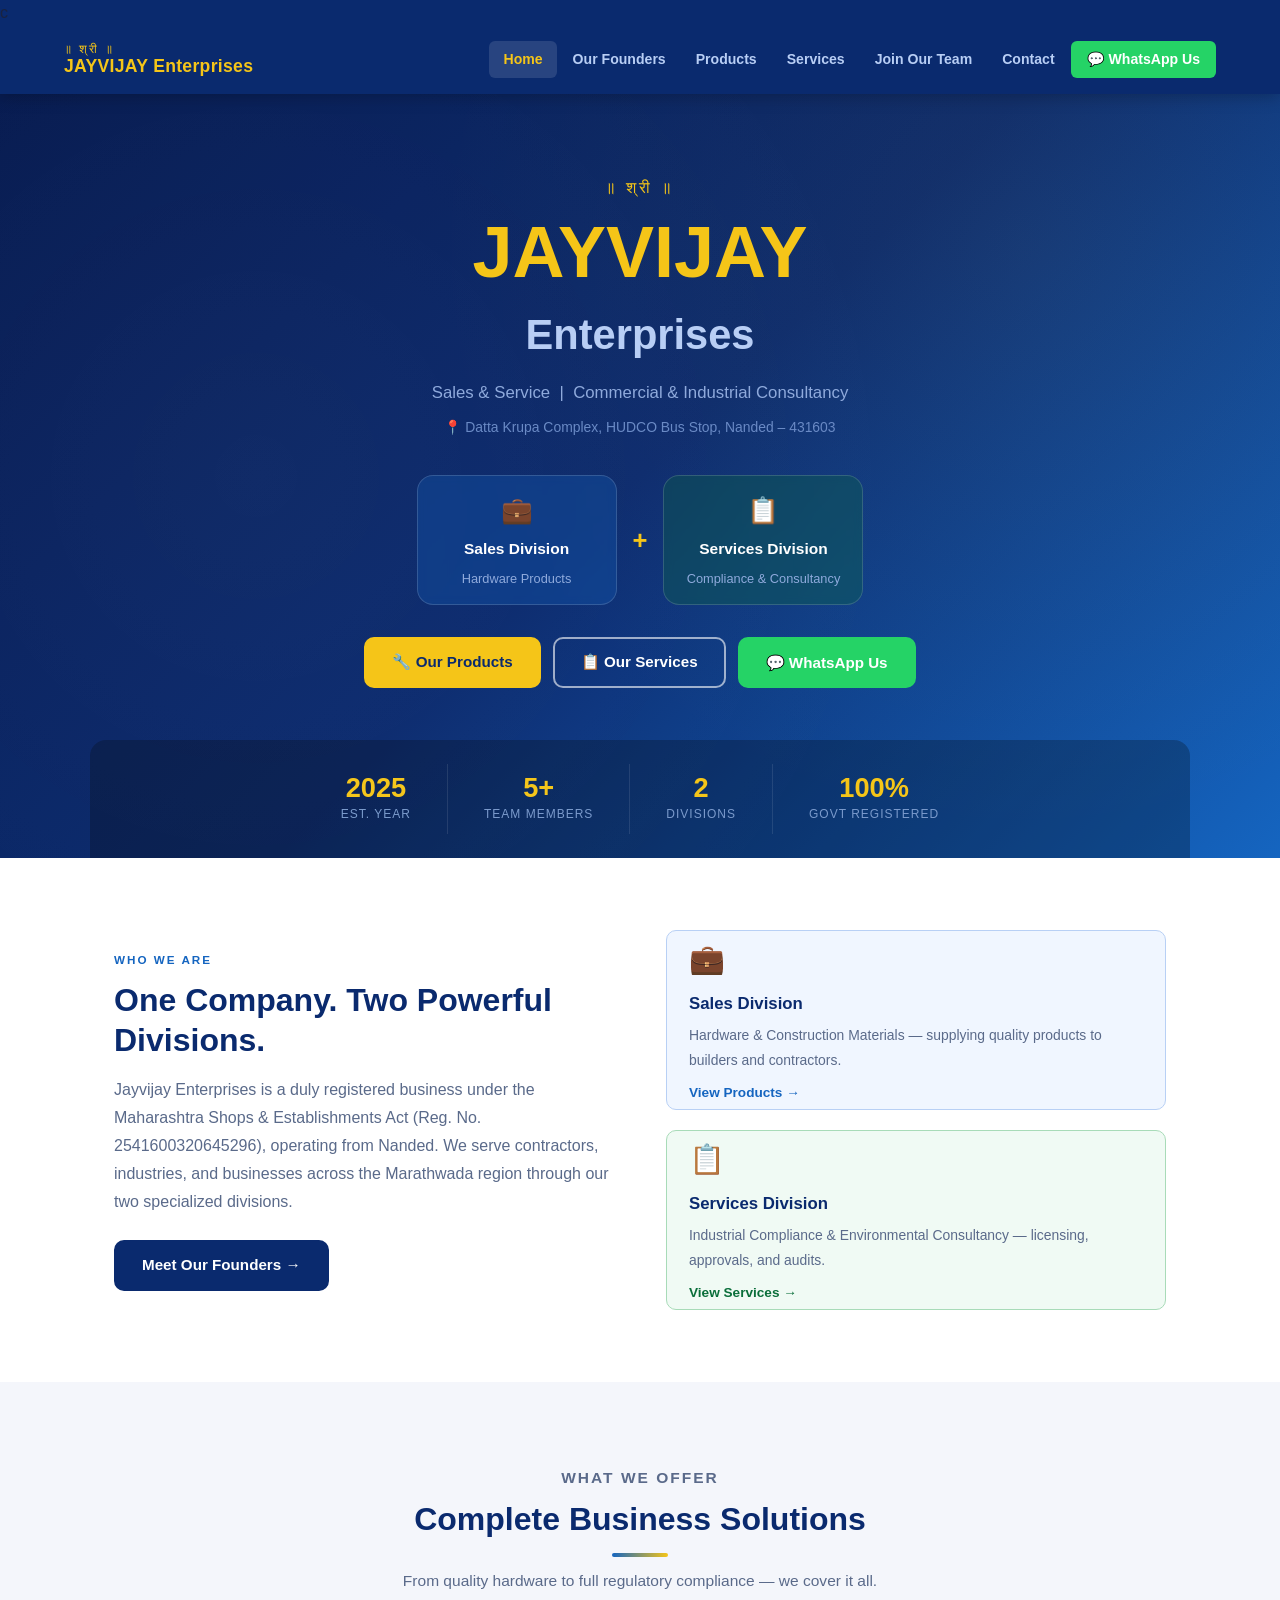
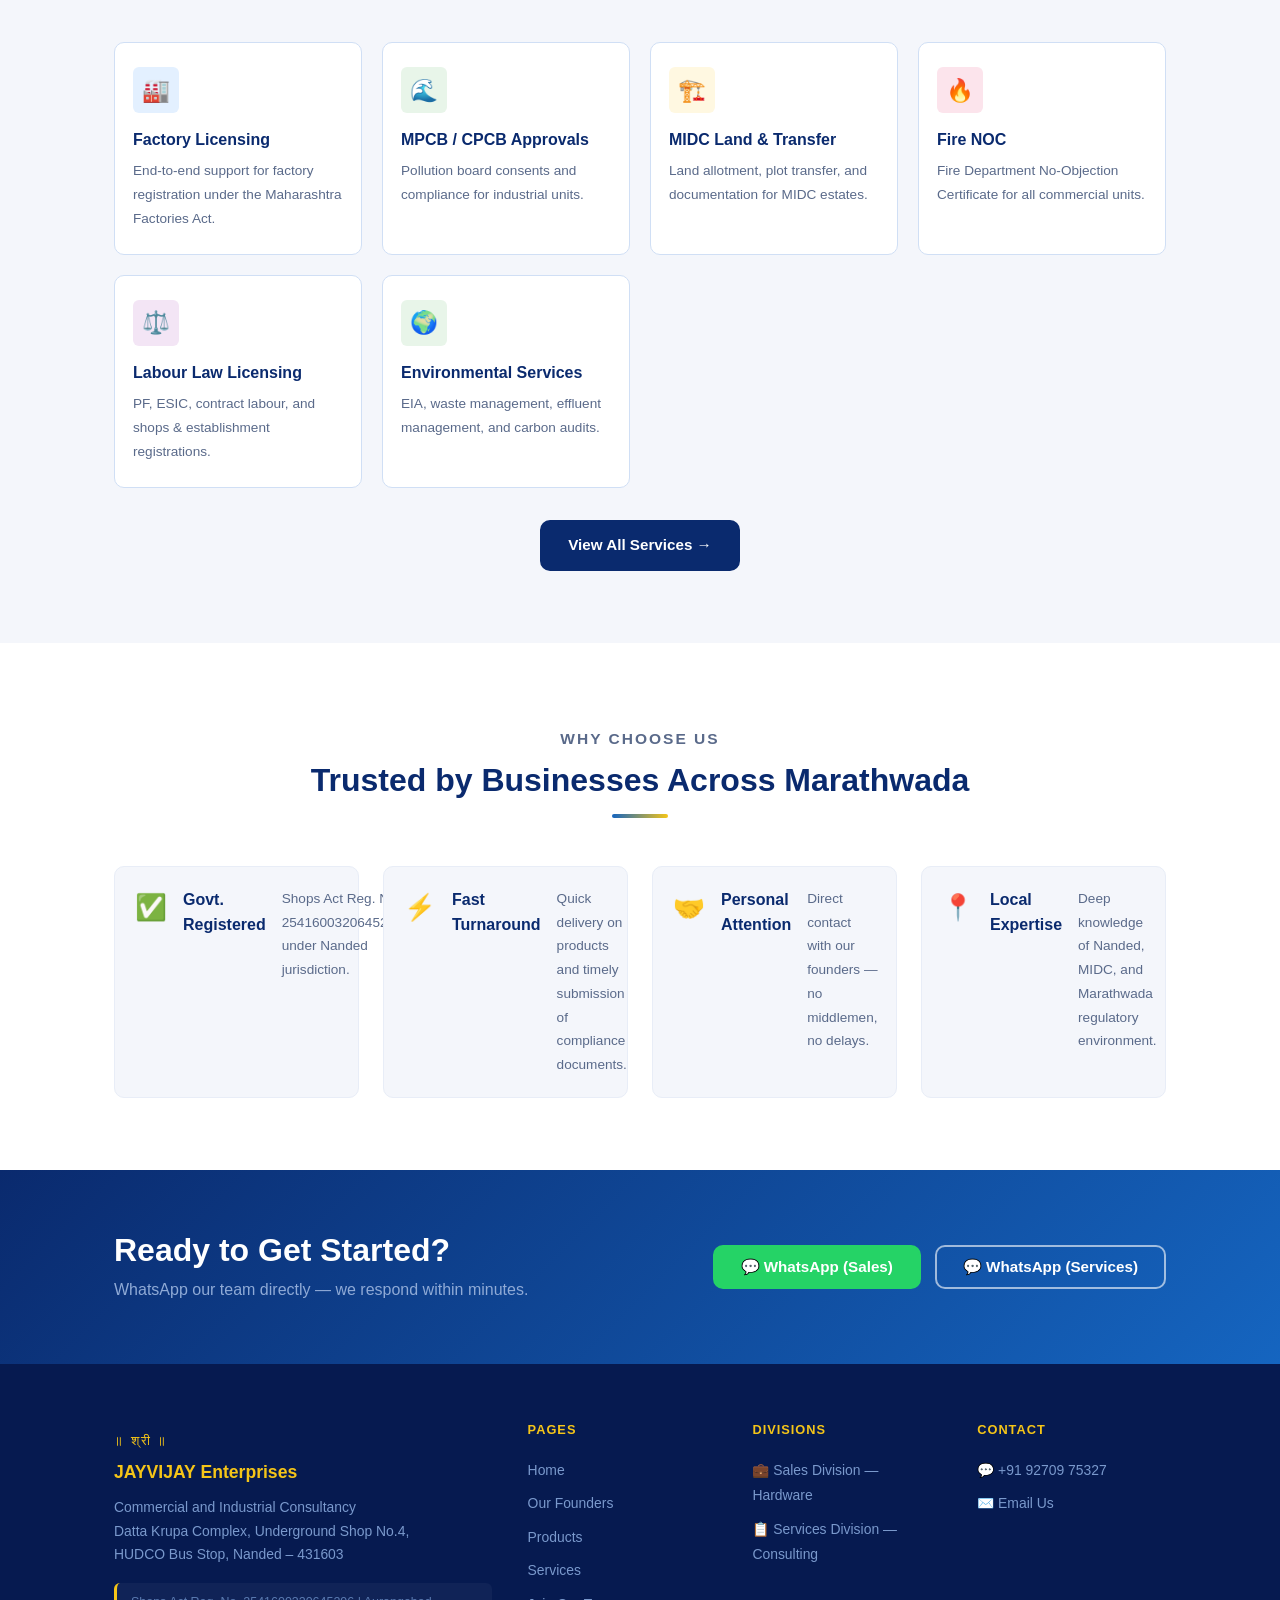
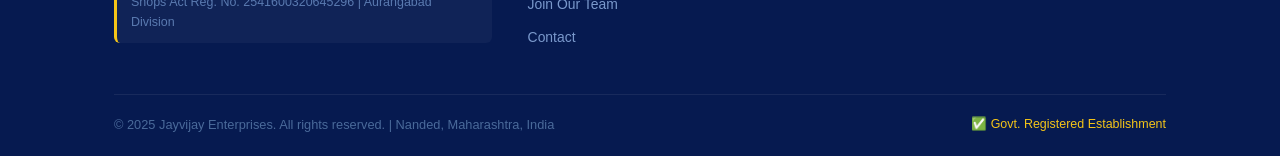
<file: index.html>
<!DOCTYPE html>
<html lang="en">
<head>
  <meta charset="UTF-8" />
  <meta name="viewport" content="width=device-width, initial-scale=1.0" />
  <meta name="description" content="Jayvijay Enterprises — Hardware Sales, Industrial Compliance & Environmental Consultancy in Nanded, Maharashtra." />
  <title>Jayvijay Enterprises | Home</title>
  <link rel="icon" href="assets/images/logo/favicon.ico" />
  <link rel="stylesheet" href="assets/css/global.css" />
  <link rel="stylesheet" href="assets/css/home.css" />
</head>
<body>

  <!-- ══ NAVBAR ══ -->
  <nav class="navbar" role="navigation" aria-label="Main navigation">c
    <div class="navbar__inner">
      <a href="index.html" class="navbar__brand">
        <span class="navbar__shri">॥ श्री ॥</span>
        <span class="navbar__name">JAY<span>VIJAY</span> Enterprises</span>
      </a>
      <div class="navbar__links" id="navLinks">
        <a href="index.html">Home</a>
        <a href="founders.html">Our Founders</a>
        <a href="products.html">Products</a>
        <a href="services.html">Services</a>
        <a href="careers.html">Join Our Team</a>
        <a href="contact.html">Contact</a>
        <a href="contact.html" class="navbar__cta">💬 WhatsApp Us</a>
      </div>
      <button class="navbar__toggle" aria-label="Toggle navigation" aria-expanded="false">
        <span></span><span></span><span></span>
      </button>
    </div>
  </nav>

  <!-- ══ HERO ══ -->
  <section class="hero" aria-label="Hero">
    <div class="hero__bg-pattern" aria-hidden="true"></div>
    <div class="container hero__content">
      <p class="hero__shri">॥ श्री ॥</p>
      <h1 class="hero__title">
        <span class="hero__jay">JAY</span><span class="hero__vijay">VIJAY</span><br>
        <span class="hero__ent">Enterprises</span>
      </h1>
      <p class="hero__sub">Sales &amp; Service &nbsp;|&nbsp; Commercial &amp; Industrial Consultancy</p>
      <p class="hero__location">📍 Datta Krupa Complex, HUDCO Bus Stop, Nanded – 431603</p>

      <!-- Divisions -->
      <div class="hero__divisions">
        <div class="hero__div hero__div--jay">
          <span class="div-icon">💼</span>
          <strong>Sales Division</strong>
          <p>Hardware Products</p>
        </div>
        <div class="hero__div-sep">+</div>
        <div class="hero__div hero__div--vijay">
          <span class="div-icon">📋</span>
          <strong>Services Division</strong>
          <p>Compliance & Consultancy</p>
        </div>
      </div>

      <div class="hero__btns">
        <a href="products.html" class="btn btn-primary">🔧 Our Products</a>
        <a href="services.html" class="btn btn-outline">📋 Our Services</a>
        <button class="btn btn-wa" onclick="openWhatsApp('main')">💬 WhatsApp Us</button>
      </div>
    </div>

    <div class="hero__stats container">
      <div class="stat-item">
        <span class="stat-num">2025</span>
        <span class="stat-lbl">Est. Year</span>
      </div>
      <div class="stat-item">
        <span class="stat-num">5+</span>
        <span class="stat-lbl">Team Members</span>
      </div>
      <div class="stat-item">
        <span class="stat-num">2</span>
        <span class="stat-lbl">Divisions</span>
      </div>
      <div class="stat-item">
        <span class="stat-num">100%</span>
        <span class="stat-lbl">Govt Registered</span>
      </div>
    </div>
  </section>

  <!-- ══ ABOUT STRIP ══ -->
  <section class="about-strip">
    <div class="container about-strip__inner">
      <div class="about-strip__text fade-in">
        <p class="about-strip__label">WHO WE ARE</p>
        <h2>One Company. Two Powerful Divisions.</h2>
        <p class="text-muted mt-2">Jayvijay Enterprises is a duly registered business under the Maharashtra Shops &amp; Establishments Act (Reg. No. 2541600320645296), operating from Nanded. We serve contractors, industries, and businesses across the Marathwada region through our two specialized divisions.</p>
        <a href="founders.html" class="btn btn-navy mt-3">Meet Our Founders →</a>
      </div>
      <div class="about-strip__cards fade-in">
        <div class="div-card div-card--jay">
          <div class="div-card__icon">💼</div>
          <h3>Sales Division</h3>
          <p>Hardware &amp; Construction Materials — supplying quality products to builders and contractors.</p>
          <a href="products.html" class="div-card__link">View Products →</a>
        </div>
        <div class="div-card div-card--vijay">
          <div class="div-card__icon">📋</div>
          <h3>Services Division</h3>
          <p>Industrial Compliance &amp; Environmental Consultancy — licensing, approvals, and audits.</p>
          <a href="services.html" class="div-card__link">View Services →</a>
        </div>
      </div>
    </div>
  </section>

  <!-- ══ SERVICES OVERVIEW ══ -->
  <section class="svc-overview" style="background: var(--gray-50); padding: var(--section-pad);">
    <div class="container">
      <div class="section-head fade-in">
        <p class="overline">WHAT WE OFFER</p>
        <h2>Complete Business Solutions</h2>
        <div class="section-divider"></div>
        <p>From quality hardware to full regulatory compliance — we cover it all.</p>
      </div>
      <div class="svc-overview__grid">
        <div class="svc-tile fade-in">
          <div class="svc-tile__icon" style="background:#e3f0ff;">🏭</div>
          <h4>Factory Licensing</h4>
          <p>End-to-end support for factory registration under the Maharashtra Factories Act.</p>
        </div>
        <div class="svc-tile fade-in">
          <div class="svc-tile__icon" style="background:#e8f5e9;">🌊</div>
          <h4>MPCB / CPCB Approvals</h4>
          <p>Pollution board consents and compliance for industrial units.</p>
        </div>
        <div class="svc-tile fade-in">
          <div class="svc-tile__icon" style="background:#fff8e1;">🏗️</div>
          <h4>MIDC Land &amp; Transfer</h4>
          <p>Land allotment, plot transfer, and documentation for MIDC estates.</p>
        </div>
        <div class="svc-tile fade-in">
          <div class="svc-tile__icon" style="background:#fce4ec;">🔥</div>
          <h4>Fire NOC</h4>
          <p>Fire Department No-Objection Certificate for all commercial units.</p>
        </div>
        <div class="svc-tile fade-in">
          <div class="svc-tile__icon" style="background:#f3e5f5;">⚖️</div>
          <h4>Labour Law Licensing</h4>
          <p>PF, ESIC, contract labour, and shops &amp; establishment registrations.</p>
        </div>
        <div class="svc-tile fade-in">
          <div class="svc-tile__icon" style="background:#e8f5e9;">🌍</div>
          <h4>Environmental Services</h4>
          <p>EIA, waste management, effluent management, and carbon audits.</p>
        </div>
      </div>
      <div class="text-center mt-4">
        <a href="services.html" class="btn btn-navy">View All Services →</a>
      </div>
    </div>
  </section>

  <!-- ══ WHY US ══ -->
  <section style="padding: var(--section-pad);">
    <div class="container">
      <div class="section-head fade-in">
        <p class="overline">WHY CHOOSE US</p>
        <h2>Trusted by Businesses Across Marathwada</h2>
        <div class="section-divider"></div>
      </div>
      <div class="why-grid">
        <div class="why-item fade-in"><span class="why-icon">✅</span><h4>Govt. Registered</h4><p>Shops Act Reg. No. 2541600320645296 under Nanded jurisdiction.</p></div>
        <div class="why-item fade-in"><span class="why-icon">⚡</span><h4>Fast Turnaround</h4><p>Quick delivery on products and timely submission of compliance documents.</p></div>
        <div class="why-item fade-in"><span class="why-icon">🤝</span><h4>Personal Attention</h4><p>Direct contact with our founders — no middlemen, no delays.</p></div>
        <div class="why-item fade-in"><span class="why-icon">📍</span><h4>Local Expertise</h4><p>Deep knowledge of Nanded, MIDC, and Marathwada regulatory environment.</p></div>
      </div>
    </div>
  </section>

  <!-- ══ CTA BANNER ══ -->
  <section class="cta-banner">
    <div class="container cta-banner__inner">
      <div class="fade-in">
        <h2>Ready to Get Started?</h2>
        <p>WhatsApp our team directly — we respond within minutes.</p>
      </div>
      <div class="cta-banner__btns fade-in">
        <button class="btn btn-wa" onclick="openWhatsApp('main', 'Hello, I want to enquire about hardware products.')">
          💬 WhatsApp (Sales)
        </button>
        <button class="btn btn-outline" onclick="openWhatsApp('main', 'Hello, I need help with compliance/licensing services.')">
          💬 WhatsApp (Services)
        </button>
      </div>
    </div>
  </section>

  <!-- ══ FOOTER ══ -->
  <footer class="footer">
    <div class="container">
      <div class="footer__top">
        <div class="footer__brand">
          <p class="shri">॥ श्री ॥</p>
          <h3>JAYVIJAY Enterprises</h3>
          <p>Commercial and Industrial Consultancy<br>Datta Krupa Complex, Underground Shop No.4,<br>HUDCO Bus Stop, Nanded – 431603</p>
          <div class="footer__reg">Shops Act Reg. No. 2541600320645296 | Aurangabad Division</div>
        </div>
        <div class="footer__col">
          <h4>Pages</h4>
          <ul>
            <li><a href="index.html">Home</a></li>
            <li><a href="founders.html">Our Founders</a></li>
            <li><a href="products.html">Products</a></li>
            <li><a href="services.html">Services</a></li>
            <li><a href="careers.html">Join Our Team</a></li>
            <li><a href="contact.html">Contact</a></li>
          </ul>
        </div>
        <div class="footer__col">
          <h4>Divisions</h4>
          <ul>
            <li><a href="products.html">💼 Sales Division — Hardware</a></li>
            <li><a href="services.html">📋 Services Division — Consulting</a></li>
          </ul>
        </div>
        <div class="footer__col">
          <h4>Contact</h4>
          <ul>
            <li><a href="https://wa.me/919270975327" target="_blank">💬 +91 92709 75327</a></li>
            <li><a href="mailto:mangaldarsewad86@gmail.com">✉️ Email Us</a></li>
          </ul>
        </div>
      </div>
      <div class="footer__bottom">
        <span>© 2025 Jayvijay Enterprises. All rights reserved. | Nanded, Maharashtra, India</span>
        <span class="footer__reg-badge">✅ Govt. Registered Establishment</span>
      </div>
    </div>
  </footer>



  <script src="assets/js/global.js"></script>
  <script src="assets/js/home.js"></script>
</body>
</html>
</file>
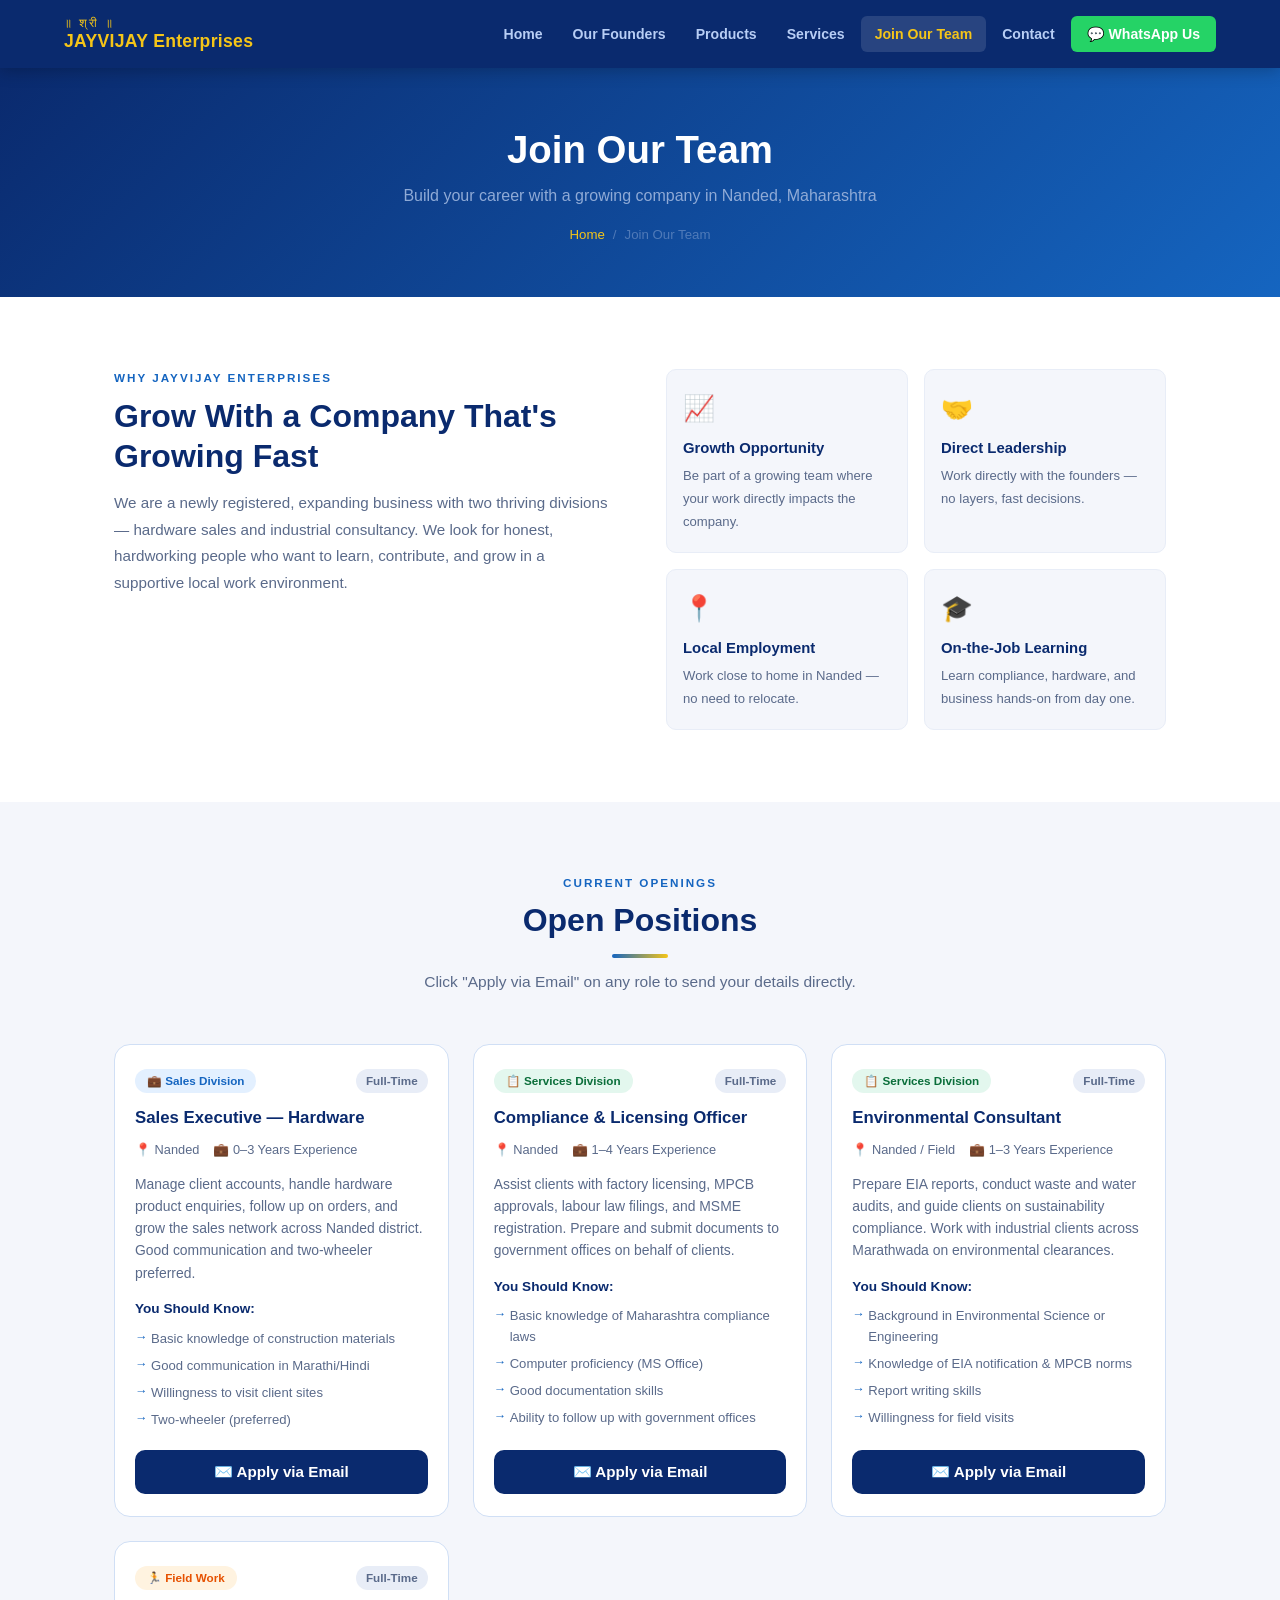
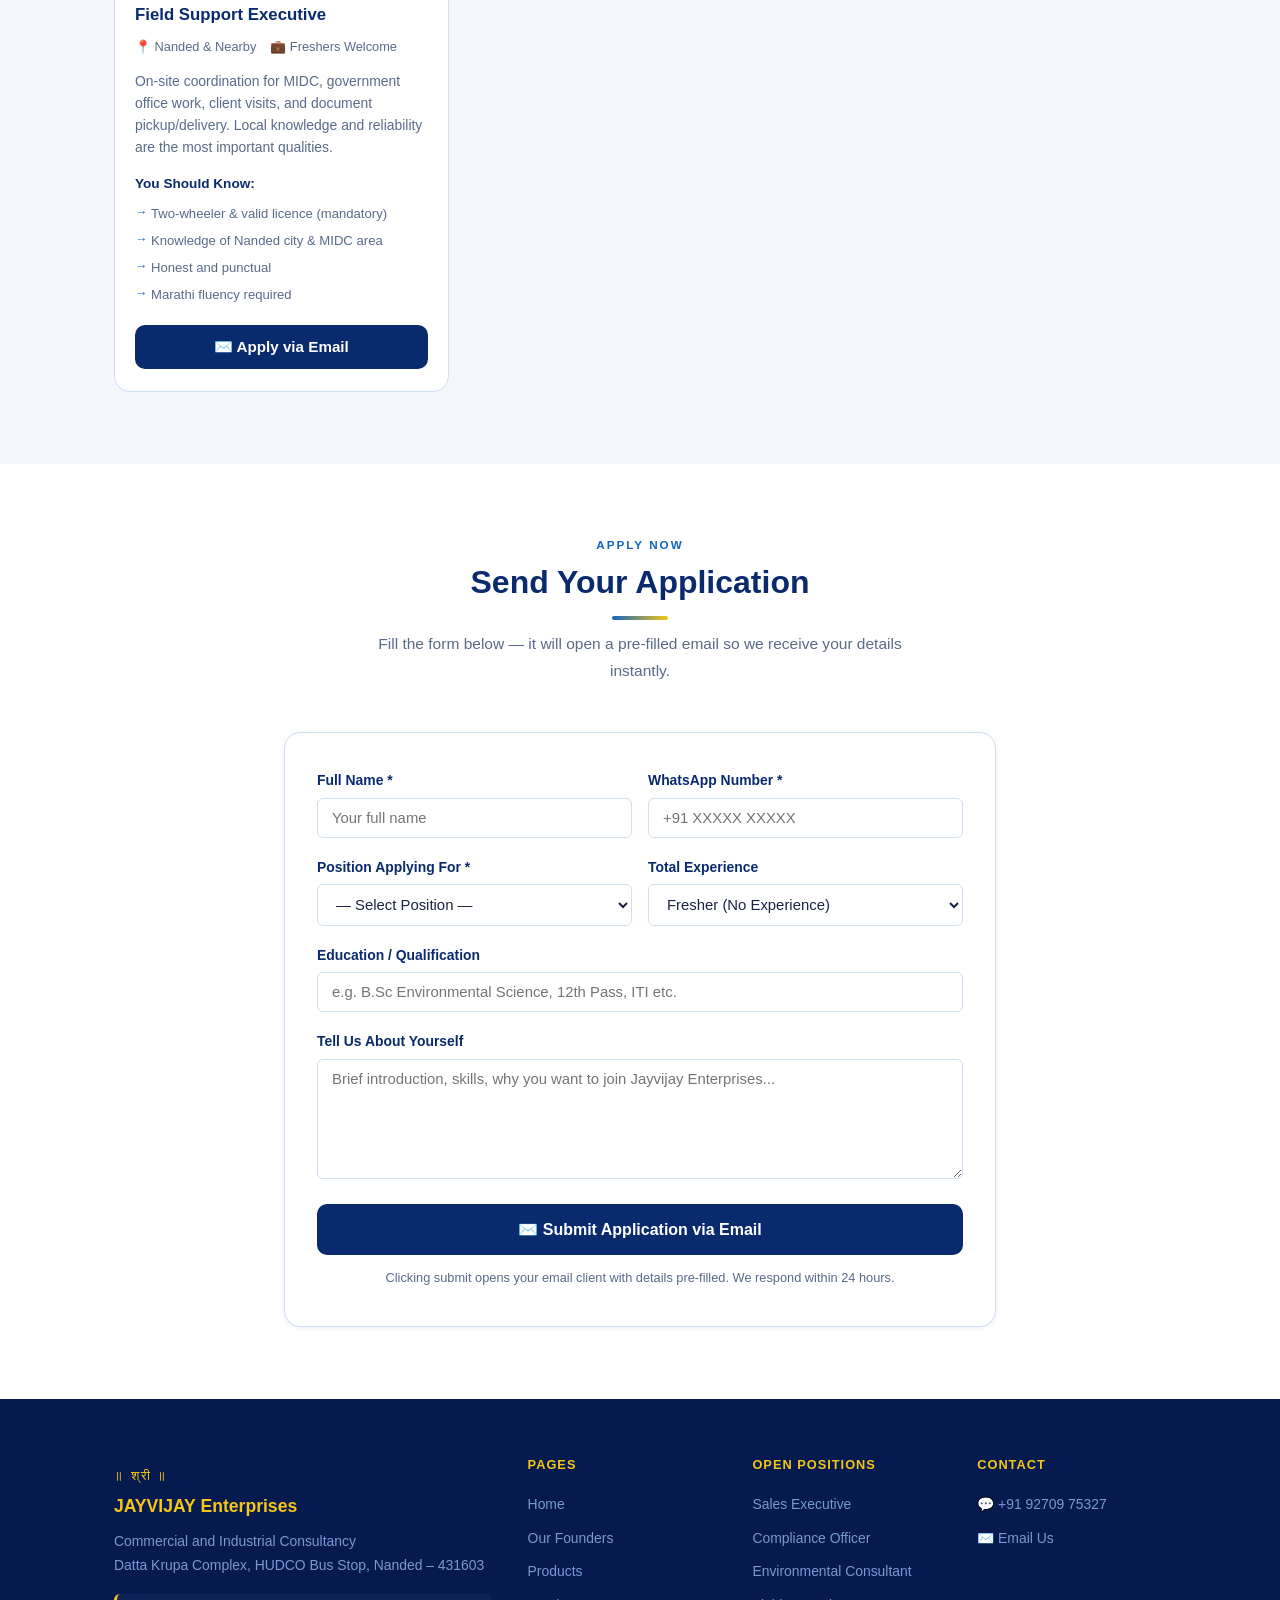
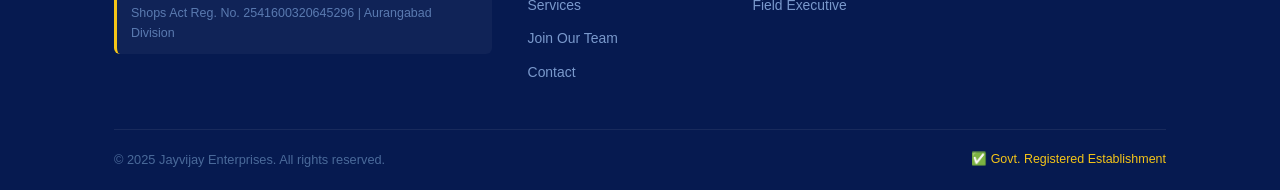
<file: careers.html>
<!DOCTYPE html>
<html lang="en">
<head>
  <meta charset="UTF-8" />
  <meta name="viewport" content="width=device-width, initial-scale=1.0" />
  <meta name="description" content="Join the Jayvijay Enterprises team — career opportunities in hardware sales, compliance, environmental consulting in Nanded, Maharashtra." />
  <title>Join Our Team | Jayvijay Enterprises</title>
  <link rel="icon" href="assets/images/logo/favicon.ico" />
  <link rel="stylesheet" href="assets/css/global.css" />
  <link rel="stylesheet" href="assets/css/careers.css" />
</head>
<body>

  <nav class="navbar" role="navigation" aria-label="Main navigation">
    <div class="navbar__inner">
      <a href="index.html" class="navbar__brand">
        <span class="navbar__shri">॥ श्री ॥</span>
        <span class="navbar__name">JAY<span>VIJAY</span> Enterprises</span>
      </a>
      <div class="navbar__links" id="navLinks">
        <a href="index.html">Home</a>
        <a href="founders.html">Our Founders</a>
        <a href="products.html">Products</a>
        <a href="services.html">Services</a>
        <a href="careers.html">Join Our Team</a>
        <a href="contact.html">Contact</a>
        <a href="contact.html" class="navbar__cta">💬 WhatsApp Us</a>
      </div>
      <button class="navbar__toggle" aria-label="Toggle navigation" aria-expanded="false">
        <span></span><span></span><span></span>
      </button>
    </div>
  </nav>

  <!-- Page Banner -->
  <div class="page-banner">
    <h1>Join Our Team</h1>
    <p>Build your career with a growing company in Nanded, Maharashtra</p>
    <div class="breadcrumb">
      <a href="index.html">Home</a><span>/</span><span>Join Our Team</span>
    </div>
  </div>

  <!-- ══ WHY JOIN ══ -->
  <section style="padding: var(--section-pad);">
    <div class="container">
      <div class="careers-hero fade-in">
        <div class="careers-hero__text">
          <span class="overline">WHY JAYVIJAY ENTERPRISES</span>
          <h2>Grow With a Company That's Growing Fast</h2>
          <p>We are a newly registered, expanding business with two thriving divisions — hardware sales and industrial consultancy. We look for honest, hardworking people who want to learn, contribute, and grow in a supportive local work environment.</p>
        </div>
        <div class="careers-perks">
          <div class="perk-item"><span class="perk-icon">📈</span><h4>Growth Opportunity</h4><p>Be part of a growing team where your work directly impacts the company.</p></div>
          <div class="perk-item"><span class="perk-icon">🤝</span><h4>Direct Leadership</h4><p>Work directly with the founders — no layers, fast decisions.</p></div>
          <div class="perk-item"><span class="perk-icon">📍</span><h4>Local Employment</h4><p>Work close to home in Nanded — no need to relocate.</p></div>
          <div class="perk-item"><span class="perk-icon">🎓</span><h4>On-the-Job Learning</h4><p>Learn compliance, hardware, and business hands-on from day one.</p></div>
        </div>
      </div>
    </div>
  </section>

  <!-- ══ OPENINGS ══ -->
  <section style="background: var(--gray-50); padding: var(--section-pad);">
    <div class="container">
      <div class="section-head fade-in">
        <span class="overline">CURRENT OPENINGS</span>
        <h2>Open Positions</h2>
        <div class="section-divider"></div>
        <p>Click "Apply via Email" on any role to send your details directly.</p>
      </div>

      <div class="jobs-grid">

        <article class="job-card fade-in">
          <div class="job-card__header">
            <span class="job-division-badge job-division-badge--jay">💼 Sales Division</span>
            <span class="job-type">Full-Time</span>
          </div>
          <h3>Sales Executive — Hardware</h3>
          <div class="job-meta">
            <span>📍 Nanded</span>
            <span>💼 0–3 Years Experience</span>
          </div>
          <p>Manage client accounts, handle hardware product enquiries, follow up on orders, and grow the sales network across Nanded district. Good communication and two-wheeler preferred.</p>
          <h4>You Should Know:</h4>
          <ul class="job-req-list">
            <li>Basic knowledge of construction materials</li>
            <li>Good communication in Marathi/Hindi</li>
            <li>Willingness to visit client sites</li>
            <li>Two-wheeler (preferred)</li>
          </ul>
          <button class="btn btn-navy btn--full"
            onclick="applyViaEmail('Sales Executive — Hardware (Sales Division)')">
            ✉️ Apply via Email
          </button>
        </article>

        <article class="job-card fade-in">
          <div class="job-card__header">
            <span class="job-division-badge job-division-badge--vijay">📋 Services Division</span>
            <span class="job-type">Full-Time</span>
          </div>
          <h3>Compliance &amp; Licensing Officer</h3>
          <div class="job-meta">
            <span>📍 Nanded</span>
            <span>💼 1–4 Years Experience</span>
          </div>
          <p>Assist clients with factory licensing, MPCB approvals, labour law filings, and MSME registration. Prepare and submit documents to government offices on behalf of clients.</p>
          <h4>You Should Know:</h4>
          <ul class="job-req-list">
            <li>Basic knowledge of Maharashtra compliance laws</li>
            <li>Computer proficiency (MS Office)</li>
            <li>Good documentation skills</li>
            <li>Ability to follow up with government offices</li>
          </ul>
          <button class="btn btn-navy btn--full"
            onclick="applyViaEmail('Compliance & Licensing Officer (Services Division)')">
            ✉️ Apply via Email
          </button>
        </article>

        <article class="job-card fade-in">
          <div class="job-card__header">
            <span class="job-division-badge job-division-badge--vijay">📋 Services Division</span>
            <span class="job-type">Full-Time</span>
          </div>
          <h3>Environmental Consultant</h3>
          <div class="job-meta">
            <span>📍 Nanded / Field</span>
            <span>💼 1–3 Years Experience</span>
          </div>
          <p>Prepare EIA reports, conduct waste and water audits, and guide clients on sustainability compliance. Work with industrial clients across Marathwada on environmental clearances.</p>
          <h4>You Should Know:</h4>
          <ul class="job-req-list">
            <li>Background in Environmental Science or Engineering</li>
            <li>Knowledge of EIA notification &amp; MPCB norms</li>
            <li>Report writing skills</li>
            <li>Willingness for field visits</li>
          </ul>
          <button class="btn btn-navy btn--full"
            onclick="applyViaEmail('Environmental Consultant (Services Division)')">
            ✉️ Apply via Email
          </button>
        </article>

        <article class="job-card fade-in">
          <div class="job-card__header">
            <span class="job-division-badge" style="background:#fff3e0;color:#e65100;">🏃 Field Work</span>
            <span class="job-type">Full-Time</span>
          </div>
          <h3>Field Support Executive</h3>
          <div class="job-meta">
            <span>📍 Nanded &amp; Nearby</span>
            <span>💼 Freshers Welcome</span>
          </div>
          <p>On-site coordination for MIDC, government office work, client visits, and document pickup/delivery. Local knowledge and reliability are the most important qualities.</p>
          <h4>You Should Know:</h4>
          <ul class="job-req-list">
            <li>Two-wheeler &amp; valid licence (mandatory)</li>
            <li>Knowledge of Nanded city &amp; MIDC area</li>
            <li>Honest and punctual</li>
            <li>Marathi fluency required</li>
          </ul>
          <button class="btn btn-navy btn--full"
            onclick="applyViaEmail('Field Support Executive')">
            ✉️ Apply via Email
          </button>
        </article>

      </div>
    </div>
  </section>

  <!-- ══ APPLICATION FORM ══ -->
  <section style="padding: var(--section-pad);" id="apply-form">
    <div class="container--sm">
      <div class="section-head fade-in">
        <span class="overline">APPLY NOW</span>
        <h2>Send Your Application</h2>
        <div class="section-divider"></div>
        <p>Fill the form below — it will open a pre-filled email so we receive your details instantly.</p>
      </div>

      <div class="application-form fade-in">
        <form onsubmit="submitApplication(event)">
          <div class="form-row">
            <div class="form-group">
              <label for="app-name">Full Name *</label>
              <input type="text" id="app-name" placeholder="Your full name" required />
            </div>
            <div class="form-group">
              <label for="app-mobile">WhatsApp Number *</label>
              <input type="tel" id="app-mobile" placeholder="+91 XXXXX XXXXX" required />
            </div>
          </div>
          <div class="form-row">
            <div class="form-group">
              <label for="app-position">Position Applying For *</label>
              <select id="app-position" required>
                <option value="">— Select Position —</option>
                <option>Sales Executive — Hardware (Sales Division)</option>
                <option>Compliance &amp; Licensing Officer (Services Division)</option>
                <option>Environmental Consultant (Services Division)</option>
                <option>Field Support Executive</option>
                <option>Other / General Application</option>
              </select>
            </div>
            <div class="form-group">
              <label for="app-exp">Total Experience</label>
              <select id="app-exp">
                <option>Fresher (No Experience)</option>
                <option>Less than 1 Year</option>
                <option>1–2 Years</option>
                <option>2–4 Years</option>
                <option>4+ Years</option>
              </select>
            </div>
          </div>
          <div class="form-group">
            <label for="app-edu">Education / Qualification</label>
            <input type="text" id="app-edu" placeholder="e.g. B.Sc Environmental Science, 12th Pass, ITI etc." />
          </div>
          <div class="form-group">
            <label for="app-msg">Tell Us About Yourself</label>
            <textarea id="app-msg" placeholder="Brief introduction, skills, why you want to join Jayvijay Enterprises..."></textarea>
          </div>
          <button type="submit" class="btn btn-navy btn--full" style="font-size:1rem; padding:14px;">
            ✉️ Submit Application via Email
          </button>
          <p style="text-align:center;font-size:.8rem;color:var(--gray-600);margin-top:12px;">
            Clicking submit opens your email client with details pre-filled. We respond within 24 hours.
          </p>
        </form>
      </div>
    </div>
  </section>

  <!-- Footer -->
  <footer class="footer">
    <div class="container">
      <div class="footer__top">
        <div class="footer__brand">
          <p class="shri">॥ श्री ॥</p>
          <h3>JAYVIJAY Enterprises</h3>
          <p>Commercial and Industrial Consultancy<br>Datta Krupa Complex, HUDCO Bus Stop, Nanded – 431603</p>
          <div class="footer__reg">Shops Act Reg. No. 2541600320645296 | Aurangabad Division</div>
        </div>
        <div class="footer__col">
          <h4>Pages</h4>
          <ul>
            <li><a href="index.html">Home</a></li>
            <li><a href="founders.html">Our Founders</a></li>
            <li><a href="products.html">Products</a></li>
            <li><a href="services.html">Services</a></li>
            <li><a href="careers.html">Join Our Team</a></li>
            <li><a href="contact.html">Contact</a></li>
          </ul>
        </div>
        <div class="footer__col">
          <h4>Open Positions</h4>
          <ul>
            <li><a href="careers.html#apply-form">Sales Executive</a></li>
            <li><a href="careers.html#apply-form">Compliance Officer</a></li>
            <li><a href="careers.html#apply-form">Environmental Consultant</a></li>
            <li><a href="careers.html#apply-form">Field Executive</a></li>
          </ul>
        </div>
        <div class="footer__col">
          <h4>Contact</h4>
          <ul>
            <li><a href="https://wa.me/919270975327" target="_blank">💬 +91 92709 75327</a></li>
            <li><a href="mailto:mangaldarsewad86@gmail.com">✉️ Email Us</a></li>
          </ul>
        </div>
      </div>
      <div class="footer__bottom">
        <span>© 2025 Jayvijay Enterprises. All rights reserved.</span>
        <span class="footer__reg-badge">✅ Govt. Registered Establishment</span>
      </div>
    </div>
  </footer>



  <script src="assets/js/global.js"></script>
  <script src="assets/js/careers.js"></script>
</body>
</html>
</file>
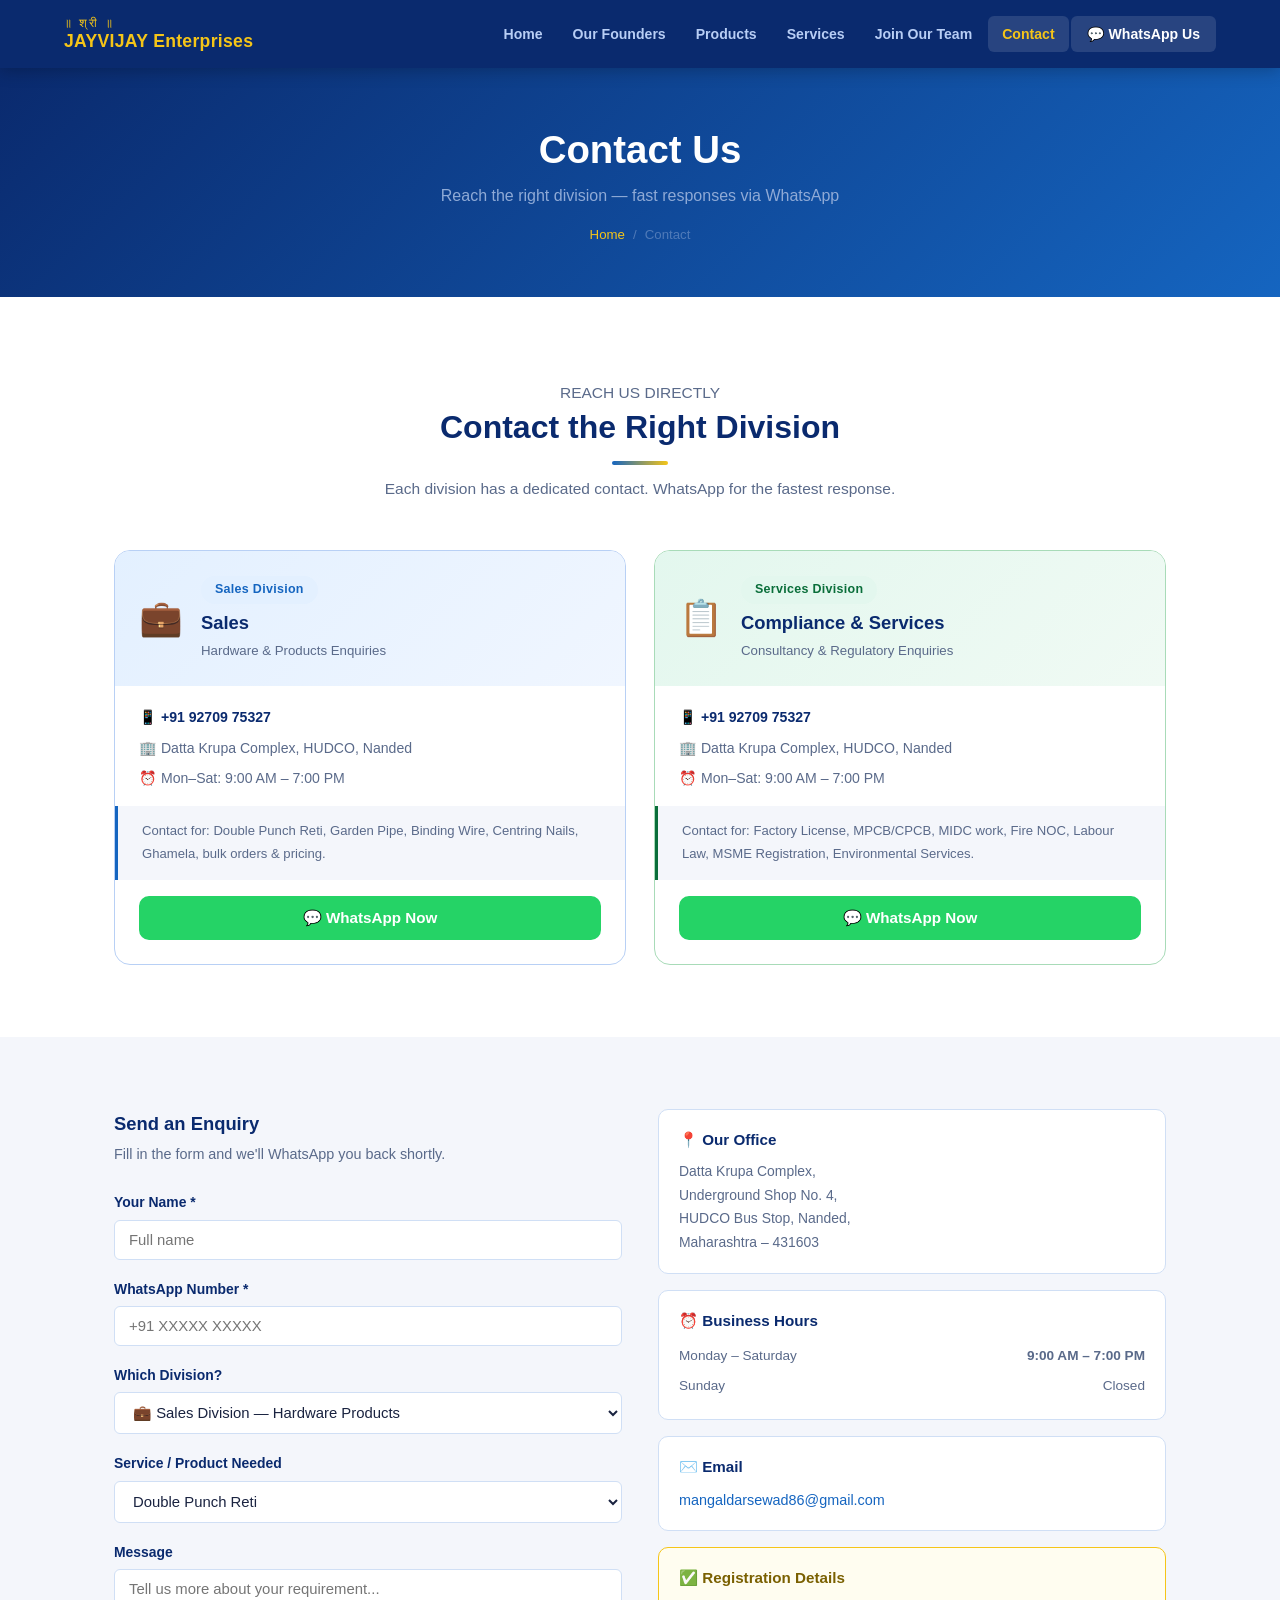
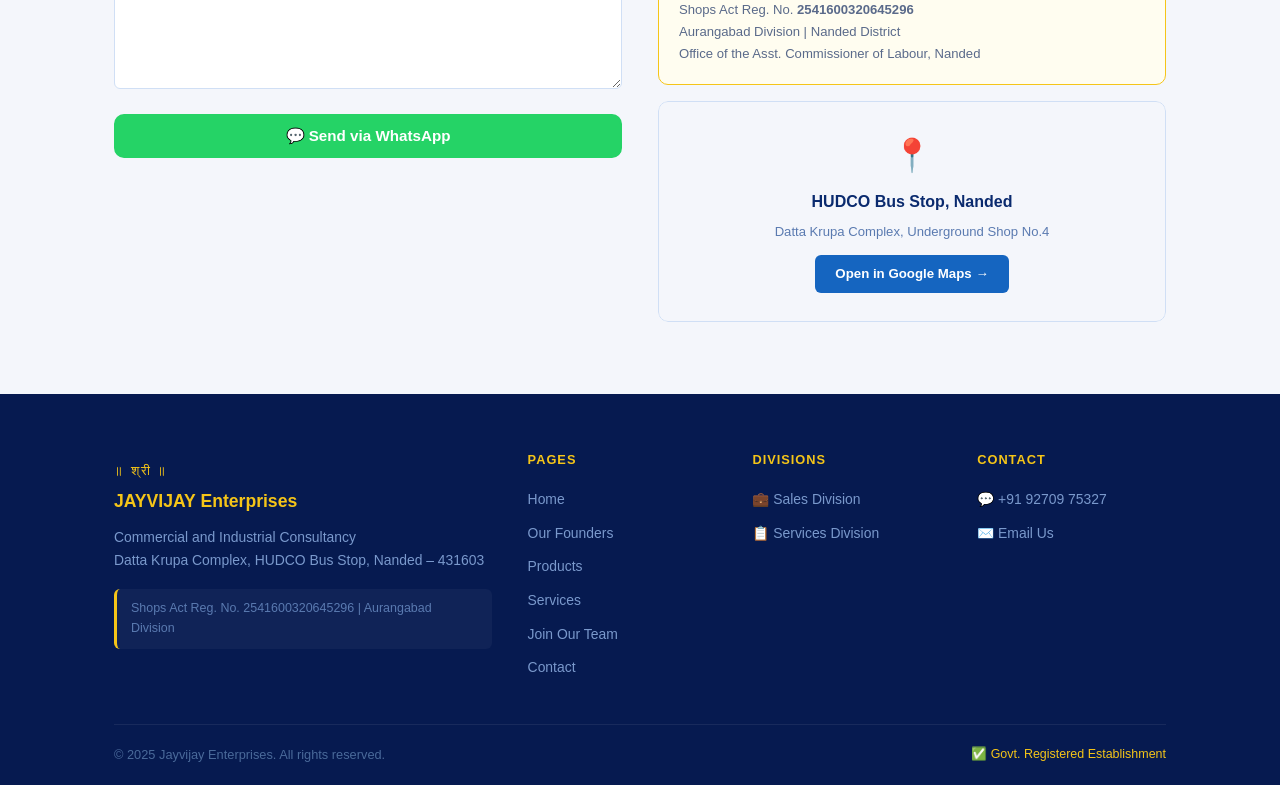
<file: contact.html>
<!DOCTYPE html>
<html lang="en">
<head>
  <meta charset="UTF-8" />
  <meta name="viewport" content="width=device-width, initial-scale=1.0" />
  <meta name="description" content="Contact Jayvijay Enterprises — WhatsApp Jay for hardware and compliance services. Located at HUDCO, Nanded." />
  <title>Contact Us | Jayvijay Enterprises</title>
  <link rel="icon" href="assets/images/logo/favicon.ico" />
  <link rel="stylesheet" href="assets/css/global.css" />
  <link rel="stylesheet" href="assets/css/contact.css" />
</head>
<body>

  <nav class="navbar" role="navigation" aria-label="Main navigation">
    <div class="navbar__inner">
      <a href="index.html" class="navbar__brand">
        <span class="navbar__shri">॥ श्री ॥</span>
        <span class="navbar__name">JAY<span>VIJAY</span> Enterprises</span>
      </a>
      <div class="navbar__links" id="navLinks">
        <a href="index.html">Home</a>
        <a href="founders.html">Our Founders</a>
        <a href="products.html">Products</a>
        <a href="services.html">Services</a>
        <a href="careers.html">Join Our Team</a>
        <a href="contact.html">Contact</a>
        <a href="contact.html" class="navbar__cta">💬 WhatsApp Us</a>
      </div>
      <button class="navbar__toggle" aria-label="Toggle navigation" aria-expanded="false">
        <span></span><span></span><span></span>
      </button>
    </div>
  </nav>

  <div class="page-banner">
    <h1>Contact Us</h1>
    <p>Reach the right division — fast responses via WhatsApp</p>
    <div class="breadcrumb">
      <a href="index.html">Home</a><span>/</span><span>Contact</span>
    </div>
  </div>

  <!-- ══ DIVISION CONTACTS ══ -->
  <section style="padding: var(--section-pad);">
    <div class="container">
      <div class="section-head fade-in">
        <p class="overline">REACH US DIRECTLY</p>
        <h2>Contact the Right Division</h2>
        <div class="section-divider"></div>
        <p>Each division has a dedicated contact. WhatsApp for the fastest response.</p>
      </div>

      <div class="contact-divisions">

        <div class="contact-div-card contact-div-card--jay fade-in">
          <div class="contact-div-header">
            <div class="contact-div-icon">💼</div>
            <div>
              <span class="division-badge division-badge--jay">Sales Division</span>
              <h3>Sales</h3>
              <p>Hardware &amp; Products Enquiries</p>
            </div>
          </div>
          <ul class="contact-detail-list">
            <li>📱 <strong>+91 92709 75327</strong></li>
            <li>🏢 Datta Krupa Complex, HUDCO, Nanded</li>
            <li>⏰ Mon–Sat: 9:00 AM – 7:00 PM</li>
          </ul>
          <p class="contact-note">Contact for: Double Punch Reti, Garden Pipe, Binding Wire, Centring Nails, Ghamela, bulk orders &amp; pricing.</p>
          <button class="btn btn-wa btn--full"
            onclick="openWhatsApp('main', 'Hello, I want to enquire about hardware products from Jayvijay Enterprises.')">
            💬 WhatsApp Now
          </button>
        </div>

        <div class="contact-div-card contact-div-card--vijay fade-in">
          <div class="contact-div-header">
            <div class="contact-div-icon">📋</div>
            <div>
              <span class="division-badge division-badge--vijay">Services Division</span>
              <h3>Compliance & Services</h3>
              <p>Consultancy &amp; Regulatory Enquiries</p>
            </div>
          </div>
          <ul class="contact-detail-list">
            <li>📱 <strong>+91 92709 75327</strong></li>
            <li>🏢 Datta Krupa Complex, HUDCO, Nanded</li>
            <li>⏰ Mon–Sat: 9:00 AM – 7:00 PM</li>
          </ul>
          <p class="contact-note">Contact for: Factory License, MPCB/CPCB, MIDC work, Fire NOC, Labour Law, MSME Registration, Environmental Services.</p>
          <button class="btn btn-wa btn--full"
            onclick="openWhatsApp('main', 'Hello, I need help with compliance/licensing services from Jayvijay Enterprises.')">
            💬 WhatsApp Now
          </button>
        </div>

      </div>
    </div>
  </section>

  <!-- ══ ENQUIRY FORM + INFO ══ -->
  <section style="background: var(--gray-50); padding: var(--section-pad);">
    <div class="container">
      <div class="contact-grid">

        <div class="form-section fade-in">
          <h3>Send an Enquiry</h3>
          <p class="text-muted" style="margin-bottom:24px;font-size:.9rem;">Fill in the form and we'll WhatsApp you back shortly.</p>

          <form onsubmit="handleEnquiry(event)">
            <div class="form-group">
              <label for="name">Your Name *</label>
              <input type="text" id="name" placeholder="Full name" required />
            </div>
            <div class="form-group">
              <label for="mobile">WhatsApp Number *</label>
              <input type="tel" id="mobile" placeholder="+91 XXXXX XXXXX" required />
            </div>
            <div class="form-group">
              <label for="division">Which Division?</label>
              <select id="division">
                <option value="jay">💼 Sales Division — Hardware Products</option>
                <option value="vijay">📋 Services Division — Compliance / Consultancy</option>
                <option value="main">❓ Not Sure — General Enquiry</option>
              </select>
            </div>
            <div class="form-group">
              <label for="service">Service / Product Needed</label>
              <select id="service">
                <optgroup label="Jay Division — Hardware">
                  <option>Double Punch Reti</option>
                  <option>Garden Pipe</option>
                  <option>Binding Wire</option>
                  <option>Centring Nails</option>
                  <option>Ghamela</option>
                </optgroup>
                <optgroup label="Services Division — Services">
                  <option>Factory License</option>
                  <option>MPCB / CPCB Approvals</option>
                  <option>MIDC Land &amp; Transfer Work</option>
                  <option>Fire NOC</option>
                  <option>Labour Law Licensing</option>
                  <option>MSME नोंदणी</option>
                  <option>Environmental Impact Assessment</option>
                  <option>Waste Management Solutions</option>
                  <option>Water Management Solutions</option>
                  <option>Effluent Management Solutions</option>
                  <option>Sustainability Audits</option>
                  <option>Carbon Footprint Analysis</option>
                </optgroup>
                <optgroup label="Other">
                  <option>General Enquiry</option>
                </optgroup>
              </select>
            </div>
            <div class="form-group">
              <label for="message">Message</label>
              <textarea id="message" placeholder="Tell us more about your requirement..."></textarea>
            </div>
            <button type="submit" class="btn btn-wa btn--full">💬 Send via WhatsApp</button>
          </form>
        </div>

        <div class="info-section fade-in">
          <div class="info-card">
            <h4>📍 Our Office</h4>
            <p>Datta Krupa Complex,<br>Underground Shop No. 4,<br>HUDCO Bus Stop, Nanded,<br>Maharashtra – 431603</p>
          </div>
          <div class="info-card">
            <h4>⏰ Business Hours</h4>
            <table class="hours-table">
              <tr><td>Monday – Saturday</td><td><strong>9:00 AM – 7:00 PM</strong></td></tr>
              <tr><td>Sunday</td><td>Closed</td></tr>
            </table>
          </div>
          <div class="info-card">
            <h4>✉️ Email</h4>
            <a href="mailto:mangaldarsewad86@gmail.com" style="color:var(--blue);font-size:.9rem;">mangaldarsewad86@gmail.com</a>
          </div>
          <div class="info-card info-card--reg">
            <h4>✅ Registration Details</h4>
            <p style="font-size:.82rem;">Shops Act Reg. No. <strong>2541600320645296</strong><br>Aurangabad Division | Nanded District<br>Office of the Asst. Commissioner of Labour, Nanded</p>
          </div>

          <!-- Map placeholder -->
          <div class="map-box">
            <div class="map-placeholder">
              <div style="font-size:2rem;margin-bottom:8px">📍</div>
              <strong>HUDCO Bus Stop, Nanded</strong>
              <p style="font-size:.82rem;margin-top:6px;color:#5a7ab0;">Datta Krupa Complex, Underground Shop No.4</p>
              <a href="https://maps.google.com/?q=HUDCO+Bus+Stop+Nanded+Maharashtra" target="_blank"
                 style="display:inline-block;margin-top:12px;padding:8px 20px;background:var(--blue);color:#fff;border-radius:6px;font-size:.83rem;font-weight:700;">
                Open in Google Maps →
              </a>
            </div>
          </div>
        </div>

      </div>
    </div>
  </section>

  <footer class="footer">
    <div class="container">
      <div class="footer__top">
        <div class="footer__brand">
          <p class="shri">॥ श्री ॥</p>
          <h3>JAYVIJAY Enterprises</h3>
          <p>Commercial and Industrial Consultancy<br>Datta Krupa Complex, HUDCO Bus Stop, Nanded – 431603</p>
          <div class="footer__reg">Shops Act Reg. No. 2541600320645296 | Aurangabad Division</div>
        </div>
        <div class="footer__col">
          <h4>Pages</h4>
          <ul>
            <li><a href="index.html">Home</a></li>
            <li><a href="founders.html">Our Founders</a></li>
            <li><a href="products.html">Products</a></li>
            <li><a href="services.html">Services</a></li>
            <li><a href="careers.html">Join Our Team</a></li>
            <li><a href="contact.html">Contact</a></li>
          </ul>
        </div>
        <div class="footer__col">
          <h4>Divisions</h4>
          <ul>
            <li><a href="products.html">💼 Sales Division</a></li>
            <li><a href="services.html">📋 Services Division</a></li>
          </ul>
        </div>
        <div class="footer__col">
          <h4>Contact</h4>
          <ul>
            <li><a href="https://wa.me/919270975327" target="_blank">💬 +91 92709 75327</a></li>
            <li><a href="mailto:mangaldarsewad86@gmail.com">✉️ Email Us</a></li>
          </ul>
        </div>
      </div>
      <div class="footer__bottom">
        <span>© 2025 Jayvijay Enterprises. All rights reserved.</span>
        <span class="footer__reg-badge">✅ Govt. Registered Establishment</span>
      </div>
    </div>
  </footer>



  <script src="assets/js/global.js"></script>
  <script>
    function handleEnquiry(e) {
      e.preventDefault();
      const name    = document.getElementById('name').value;
      const mobile  = document.getElementById('mobile').value;
      const div     = document.getElementById('division').value;
      const service = document.getElementById('service').value;
      const msg     = document.getElementById('message').value;
      const text = `Hello, I am *${name}* (${mobile}).\n\nEnquiry about: *${service}*\n\n${msg}\n\n_(Sent from Jayvijay Enterprises website)_`;
      openWhatsApp(div, text);
    }
  </script>
</body>
</html>
</file>
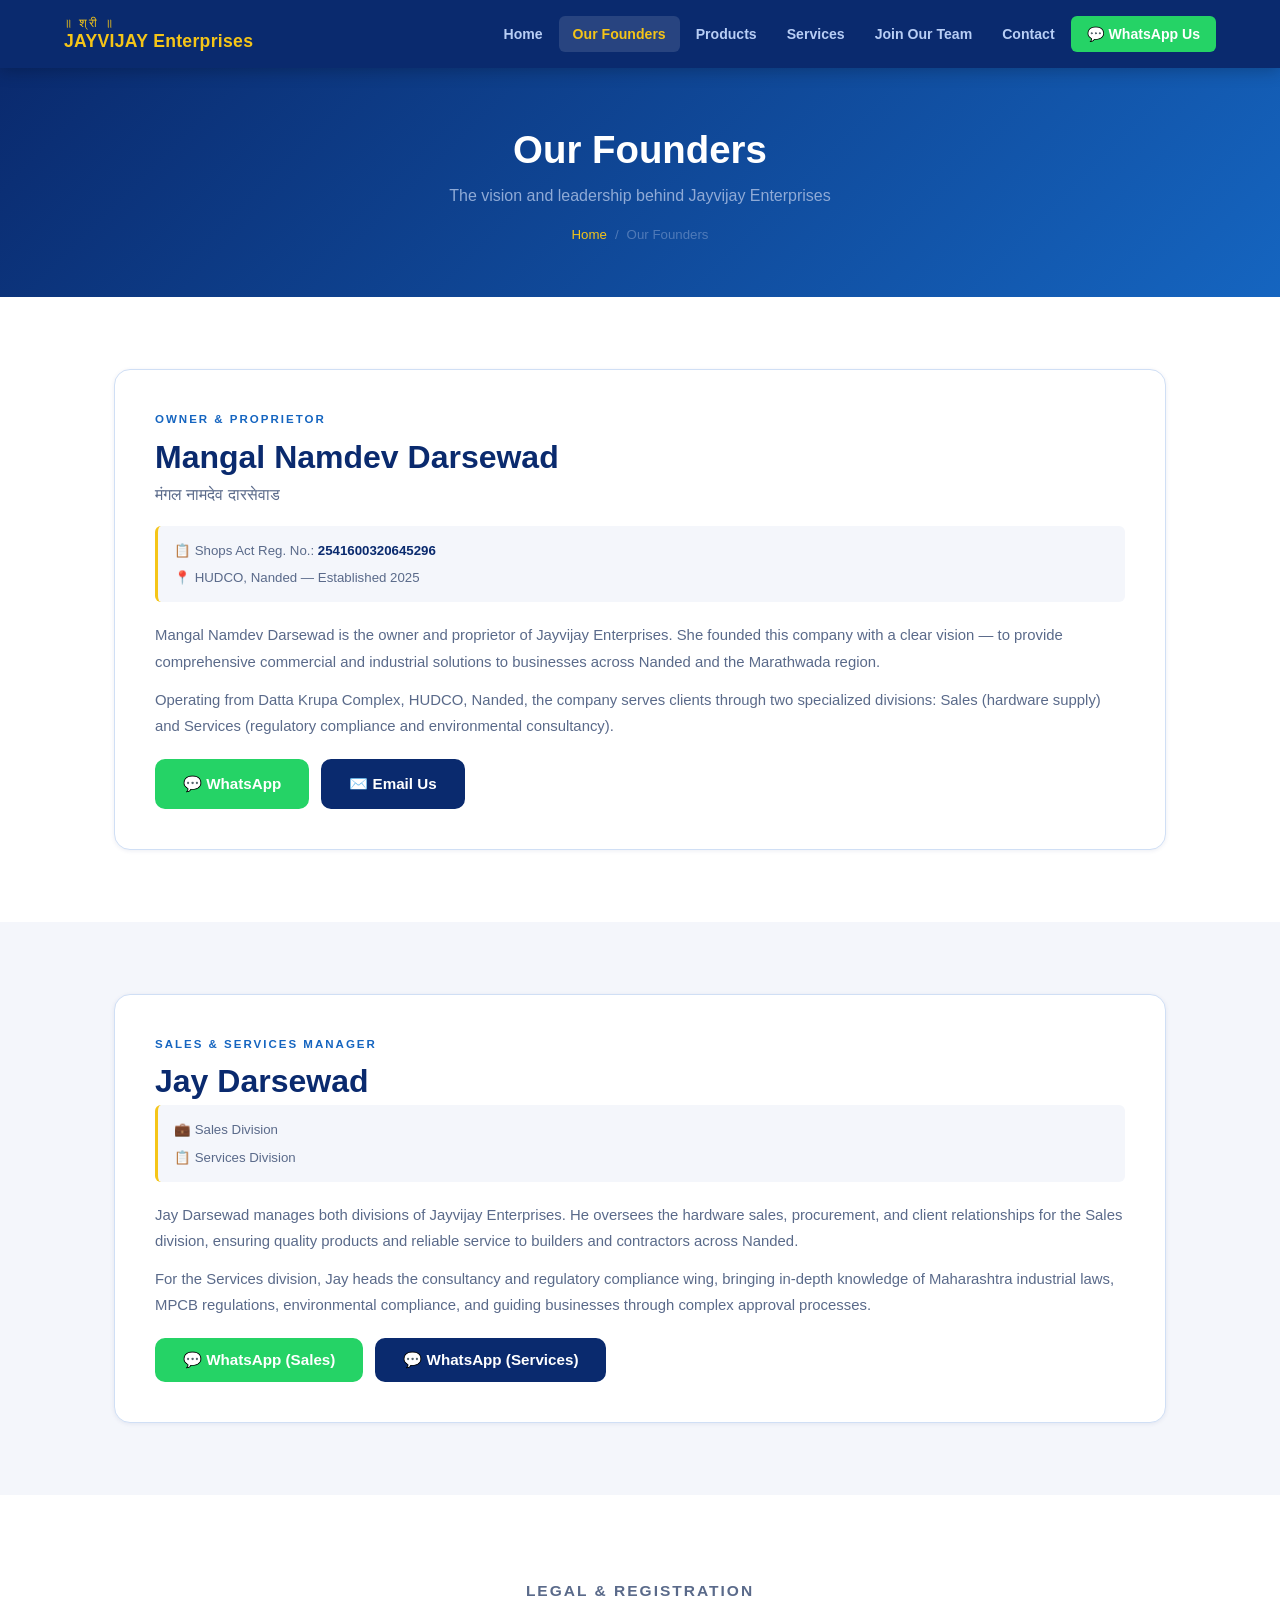
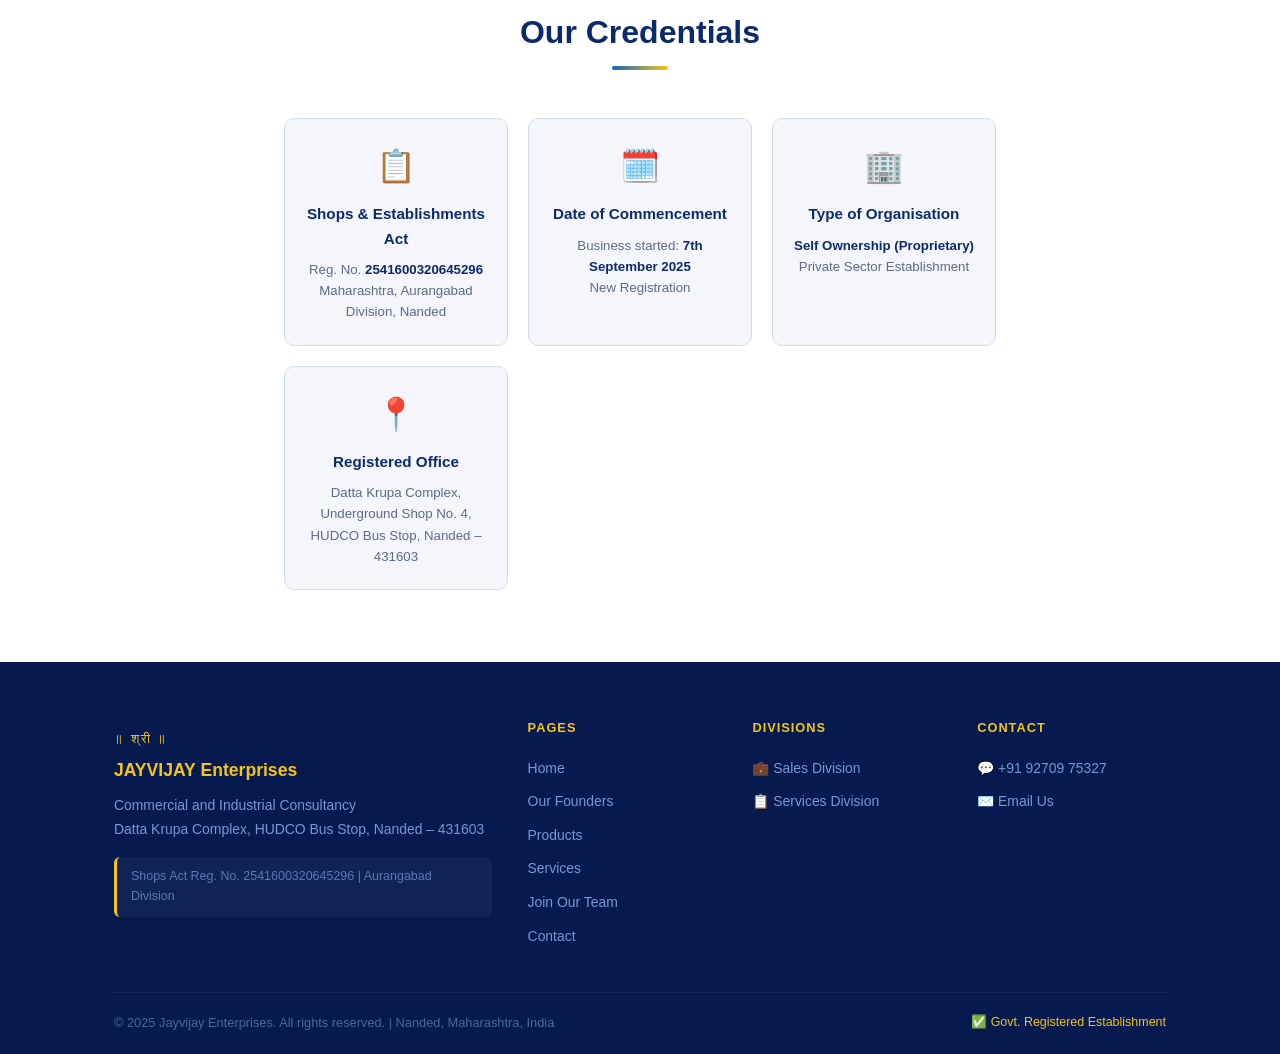
<file: founders.html>
<!DOCTYPE html>
<html lang="en">
<head>
  <meta charset="UTF-8" />
  <meta name="viewport" content="width=device-width, initial-scale=1.0" />
  <meta name="description" content="Meet the founder and proprietor of Jayvijay Enterprises — Mangal Namdev Darsewad. Learn about our Sales and Services divisions." />
  <title>Our Founders | Jayvijay Enterprises</title>
  <link rel="icon" href="assets/images/logo/favicon.ico" />
  <link rel="stylesheet" href="assets/css/global.css" />
  <link rel="stylesheet" href="assets/css/founders.css" />
</head>
<body>

  <nav class="navbar" role="navigation" aria-label="Main navigation">
    <div class="navbar__inner">
      <a href="index.html" class="navbar__brand">
        <span class="navbar__shri">॥ श्री ॥</span>
        <span class="navbar__name">JAY<span>VIJAY</span> Enterprises</span>
      </a>
      <div class="navbar__links" id="navLinks">
        <a href="index.html">Home</a>
        <a href="founders.html">Our Founders</a>
        <a href="products.html">Products</a>
        <a href="services.html">Services</a>
        <a href="careers.html">Join Our Team</a>
        <a href="contact.html">Contact</a>
        <a href="contact.html" class="navbar__cta">💬 WhatsApp Us</a>
      </div>
      <button class="navbar__toggle" aria-label="Toggle navigation" aria-expanded="false">
        <span></span><span></span><span></span>
      </button>
    </div>
  </nav>

  <!-- Page Banner -->
  <div class="page-banner">
    <h1>Our Founders</h1>
    <p>The vision and leadership behind Jayvijay Enterprises</p>
    <div class="breadcrumb">
      <a href="index.html">Home</a>
      <span>/</span>
      <span>Our Founders</span>
    </div>
  </div>

  <!-- ══ PROPRIETOR SECTION ══ -->
  <section class="proprietor-section">
    <div class="container">
      <div class="proprietor-card">
        <div class="proprietor-info full-width">
          <span class="proprietor-label">OWNER &amp; PROPRIETOR</span>
          <h2>Mangal Namdev Darsewad</h2>
          <p class="proprietor-sub">मंगल नामदेव दारसेवाड</p>
          <div class="reg-info">
            <span>📋 Shops Act Reg. No.: <strong>2541600320645296</strong></span>
            <span>📍 HUDCO, Nanded — Established 2025</span>
          </div>
          <p class="proprietor-bio">
            Mangal Namdev Darsewad is the owner and proprietor of Jayvijay Enterprises. She founded this company with a clear vision — to provide comprehensive commercial and industrial solutions to businesses across Nanded and the Marathwada region. 
          </p>
          <p class="proprietor-bio">
            Operating from Datta Krupa Complex, HUDCO, Nanded, the company serves clients through two specialized divisions: Sales (hardware supply) and Services (regulatory compliance and environmental consultancy).
          </p>
          <div class="proprietor-btns">
            <button class="btn btn-wa" onclick="openWhatsApp('main', 'Hello, I would like to enquire about Jayvijay Enterprises services.')">
              💬 WhatsApp
            </button>
            <a href="mailto:mangaldarsewad86@gmail.com" class="btn btn-navy">✉️ Email Us</a>
          </div>
        </div>
      </div>
    </div>
  </section>

  <!-- ══ MANAGER SECTION ══ -->
  <section class="proprietor-section" style="background: var(--gray-50);">
    <div class="container">
      <div class="proprietor-card">
        <div class="proprietor-info full-width">
          <span class="proprietor-label">SALES &amp; SERVICES MANAGER</span>
          <h2>Jay Darsewad</h2>
          <div class="reg-info">
            <span>💼 Sales Division</span>
            <span>📋 Services Division</span>
          </div>
          <p class="proprietor-bio">
            Jay Darsewad manages both divisions of Jayvijay Enterprises. He oversees the hardware sales, procurement, and client relationships for the Sales division, ensuring quality products and reliable service to builders and contractors across Nanded.
          </p>
          <p class="proprietor-bio">
            For the Services division, Jay heads the consultancy and regulatory compliance wing, bringing in-depth knowledge of Maharashtra industrial laws, MPCB regulations, environmental compliance, and guiding businesses through complex approval processes.
          </p>
          <div class="proprietor-btns">
            <button class="btn btn-wa" onclick="openWhatsApp('main', 'Hello, I want to enquire about hardware products.')">
              💬 WhatsApp (Sales)
            </button>
            <button class="btn btn-navy" onclick="openWhatsApp('main', 'Hello, I need help with compliance/licensing services.')">
              💬 WhatsApp (Services)
            </button>
          </div>
        </div>
      </div>
    </div>
  </section>

  <!-- ══ REGISTRATION SECTION ══ -->
  <section style="padding: var(--section-pad);">
    <div class="container--sm">
      <div class="section-head fade-in">
        <p class="overline">LEGAL &amp; REGISTRATION</p>
        <h2>Our Credentials</h2>
        <div class="section-divider"></div>
      </div>
      <div class="cred-grid fade-in">
        <div class="cred-card">
          <div class="cred-icon">📋</div>
          <h4>Shops &amp; Establishments Act</h4>
          <p>Reg. No. <strong>2541600320645296</strong><br>Maharashtra, Aurangabad Division, Nanded</p>
        </div>
        <div class="cred-card">
          <div class="cred-icon">🗓️</div>
          <h4>Date of Commencement</h4>
          <p>Business started: <strong>7th September 2025</strong><br>New Registration</p>
        </div>
        <div class="cred-card">
          <div class="cred-icon">🏢</div>
          <h4>Type of Organisation</h4>
          <p><strong>Self Ownership (Proprietary)</strong><br>Private Sector Establishment</p>
        </div>
        <div class="cred-card">
          <div class="cred-icon">📍</div>
          <h4>Registered Office</h4>
          <p>Datta Krupa Complex, Underground Shop No. 4,<br>HUDCO Bus Stop, Nanded – 431603</p>
        </div>
      </div>
    </div>
  </section>

  <!-- Footer (same as index) -->
  <footer class="footer">
    <div class="container">
      <div class="footer__top">
        <div class="footer__brand">
          <p class="shri">॥ श्री ॥</p>
          <h3>JAYVIJAY Enterprises</h3>
          <p>Commercial and Industrial Consultancy<br>Datta Krupa Complex, HUDCO Bus Stop, Nanded – 431603</p>
          <div class="footer__reg">Shops Act Reg. No. 2541600320645296 | Aurangabad Division</div>
        </div>
        <div class="footer__col">
          <h4>Pages</h4>
          <ul>
            <li><a href="index.html">Home</a></li>
            <li><a href="founders.html">Our Founders</a></li>
            <li><a href="products.html">Products</a></li>
            <li><a href="services.html">Services</a></li>
            <li><a href="careers.html">Join Our Team</a></li>
            <li><a href="contact.html">Contact</a></li>
          </ul>
        </div>
        <div class="footer__col">
          <h4>Divisions</h4>
          <ul>
            <li><a href="products.html">💼 Sales Division</a></li>
            <li><a href="services.html">📋 Services Division</a></li>
          </ul>
        </div>
        <div class="footer__col">
          <h4>Contact</h4>
          <ul>
            <li><a href="https://wa.me/919270975327" target="_blank">💬 +91 92709 75327</a></li>
            <li><a href="mailto:mangaldarsewad86@gmail.com">✉️ Email Us</a></li>
          </ul>
        </div>
      </div>
      <div class="footer__bottom">
        <span>© 2025 Jayvijay Enterprises. All rights reserved. | Nanded, Maharashtra, India</span>
        <span class="footer__reg-badge">✅ Govt. Registered Establishment</span>
      </div>
    </div>
  </footer>



  <script src="assets/js/global.js"></script>
</body>
</html>
</file>
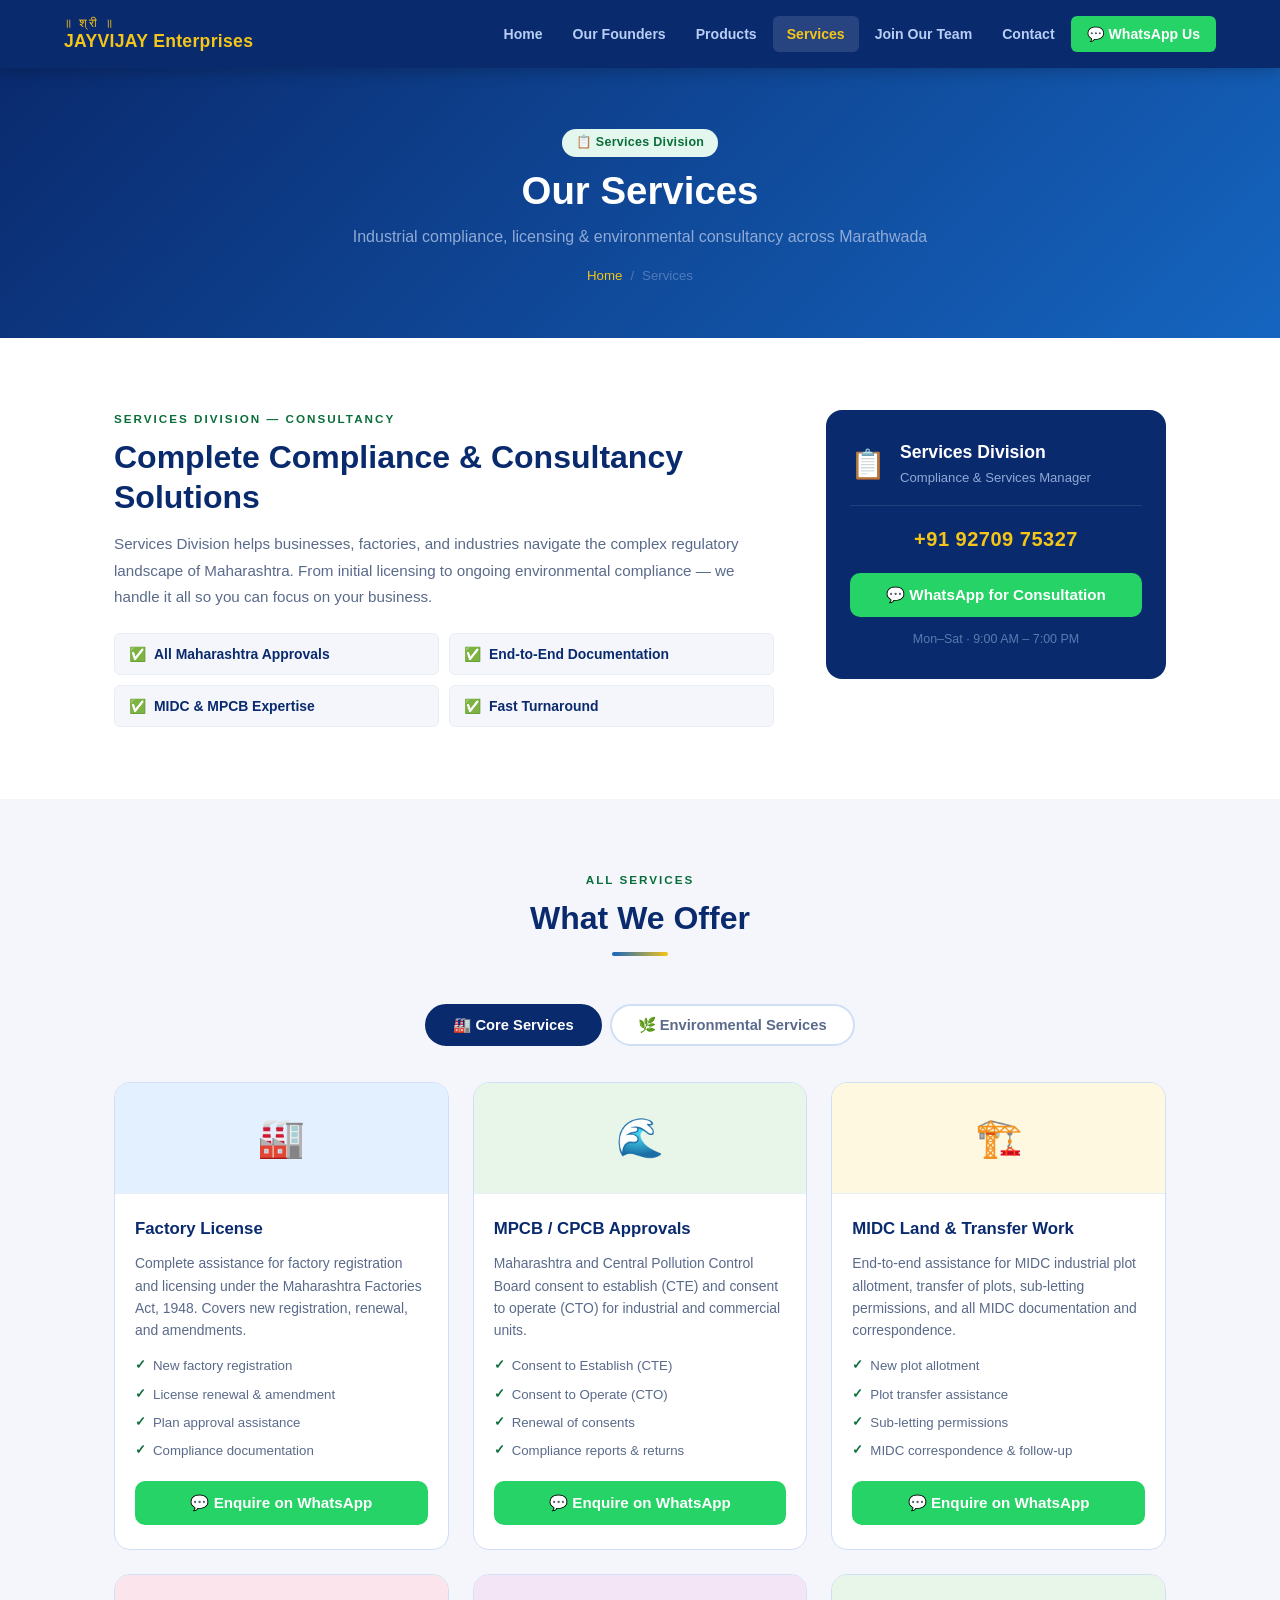
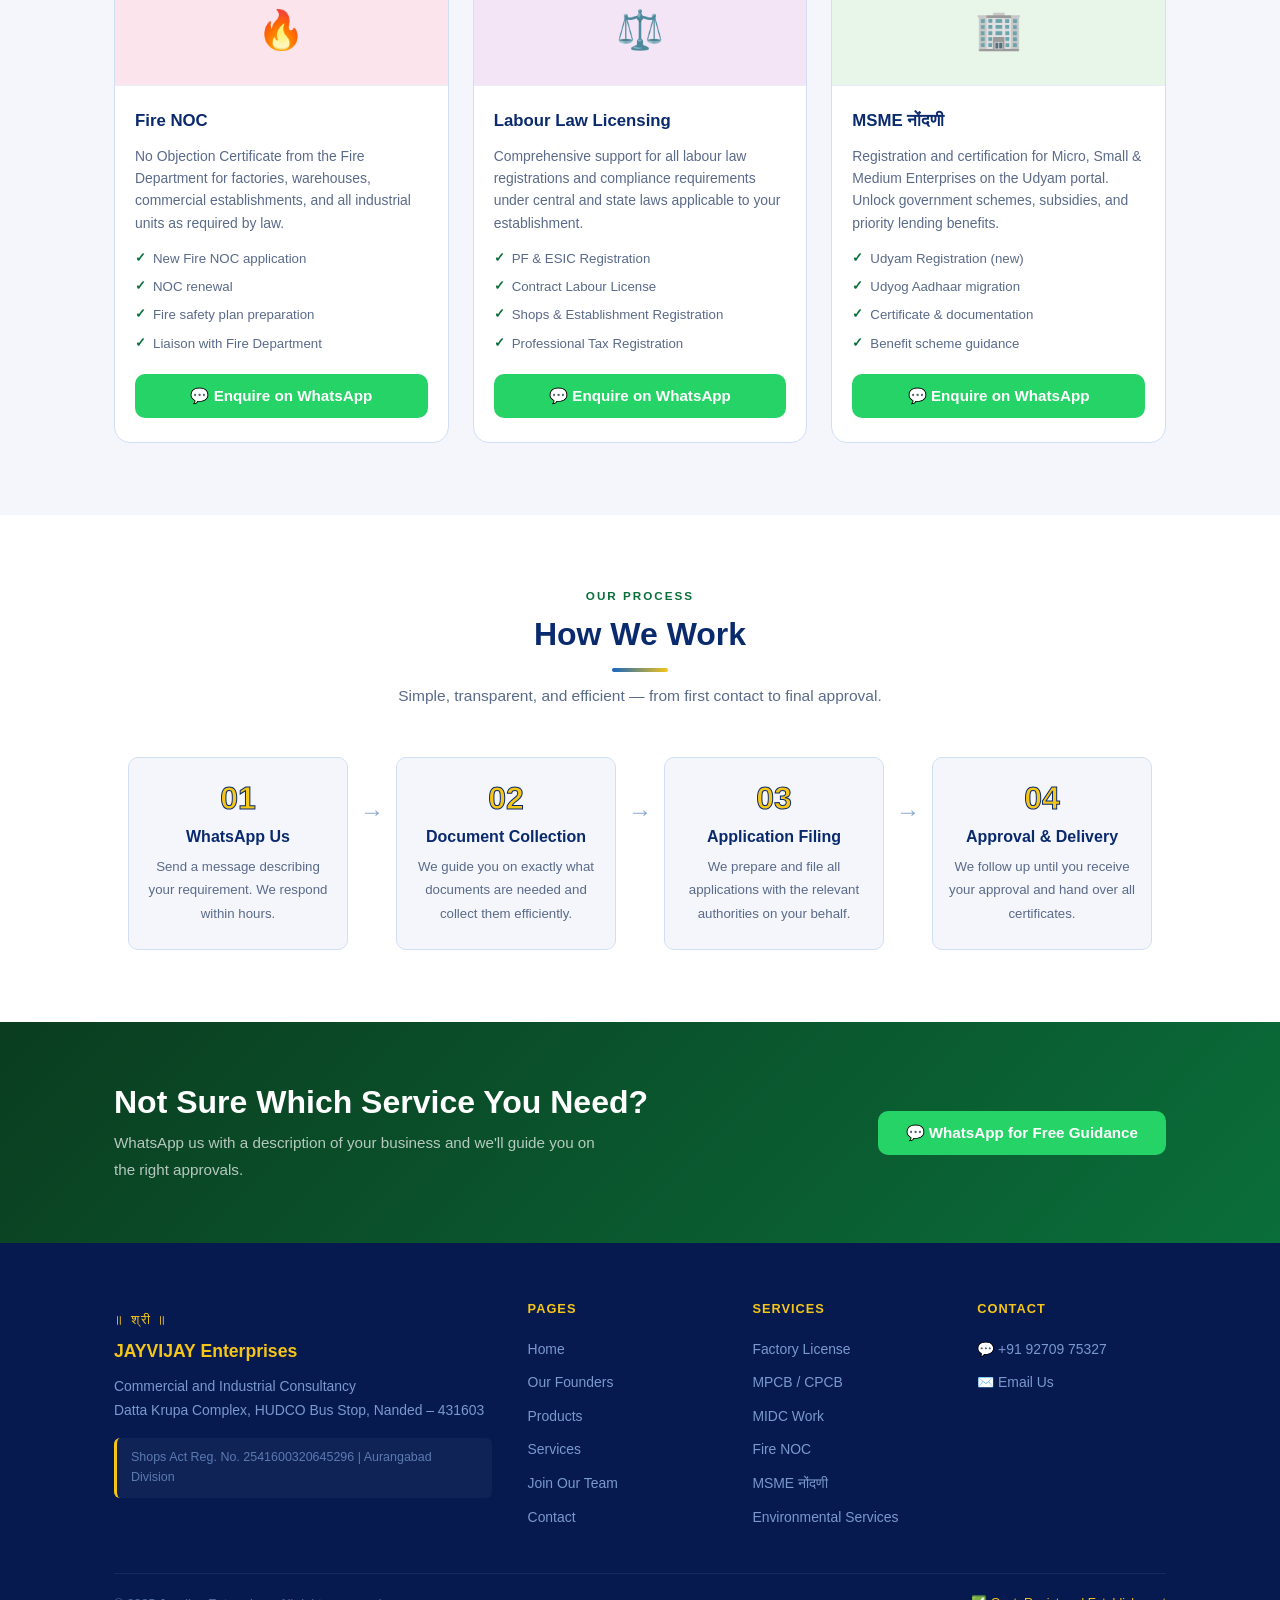
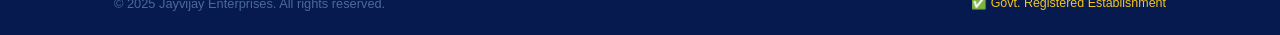
<file: services.html>
<!DOCTYPE html>
<html lang="en">
<head>
  <meta charset="UTF-8" />
  <meta name="viewport" content="width=device-width, initial-scale=1.0" />
  <meta name="description" content="Jayvijay Enterprises — Services Division: Factory License, MPCB/CPCB, MIDC, Fire NOC, Labour Law, MSME, EIA, Waste Management, Nanded Maharashtra." />
  <title>Services | Jayvijay Enterprises</title>
  <link rel="icon" href="assets/images/logo/favicon.ico" />
  <link rel="stylesheet" href="assets/css/global.css" />
  <link rel="stylesheet" href="assets/css/services.css" />
</head>
<body>

  <nav class="navbar" role="navigation" aria-label="Main navigation">
    <div class="navbar__inner">
      <a href="index.html" class="navbar__brand">
        <span class="navbar__shri">॥ श्री ॥</span>
        <span class="navbar__name">JAY<span>VIJAY</span> Enterprises</span>
      </a>
      <div class="navbar__links" id="navLinks">
        <a href="index.html">Home</a>
        <a href="founders.html">Our Founders</a>
        <a href="products.html">Products</a>
        <a href="services.html">Services</a>
        <a href="careers.html">Join Our Team</a>
        <a href="contact.html">Contact</a>
        <a href="contact.html" class="navbar__cta">💬 WhatsApp Us</a>
      </div>
      <button class="navbar__toggle" aria-label="Toggle navigation" aria-expanded="false">
        <span></span><span></span><span></span>
      </button>
    </div>
  </nav>

  <!-- Page Banner -->
  <div class="page-banner">
    <span class="division-badge division-badge--vijay" style="margin-bottom:12px;display:inline-flex;">📋 Services Division</span>
    <h1>Our Services</h1>
    <p>Industrial compliance, licensing &amp; environmental consultancy across Marathwada</p>
    <div class="breadcrumb">
      <a href="index.html">Home</a><span>/</span><span>Services</span>
    </div>
  </div>

  <!-- ══ INTRO ══ -->
  <section class="svc-intro">
    <div class="container svc-intro__inner">
      <div class="svc-intro__text fade-in">
        <span class="overline">SERVICES DIVISION — CONSULTANCY</span>
        <h2>Complete Compliance &amp; Consultancy Solutions</h2>
        <p>Services Division helps businesses, factories, and industries navigate the complex regulatory landscape of Maharashtra. From initial licensing to ongoing environmental compliance — we handle it all so you can focus on your business.</p>
        <div class="svc-highlights">
          <div class="svc-highlight-item"><span>✅</span> All Maharashtra Approvals</div>
          <div class="svc-highlight-item"><span>✅</span> End-to-End Documentation</div>
          <div class="svc-highlight-item"><span>✅</span> MIDC &amp; MPCB Expertise</div>
          <div class="svc-highlight-item"><span>✅</span> Fast Turnaround</div>
        </div>
      </div>
      <div class="svc-intro__contact fade-in">
        <div class="quick-contact-box">
          <div class="quick-contact-box__header">
            <span style="font-size:1.8rem;">📋</span>
            <div>
              <strong>Services Division</strong>
              <p>Compliance &amp; Services Manager</p>
            </div>
          </div>
          <p class="quick-contact-box__num">+91 92709 75327</p>
          <button class="btn btn-wa btn--full"
            onclick="openWhatsApp('main','Hello, I need help with compliance / licensing services.')">
            💬 WhatsApp for Consultation
          </button>
          <p class="quick-contact-box__note">Mon–Sat · 9:00 AM – 7:00 PM</p>
        </div>
      </div>
    </div>
  </section>

  <!-- ══ SERVICE TABS ══ -->
  <section style="background:var(--gray-50); padding:var(--section-pad);">
    <div class="container">
      <div class="section-head fade-in">
        <span class="overline">ALL SERVICES</span>
        <h2>What We Offer</h2>
        <div class="section-divider"></div>
      </div>

      <!-- Tab Buttons -->
      <div class="tab-bar" role="tablist">
        <button class="tab-btn active" role="tab" aria-selected="true"
          onclick="switchTab('core', this)">🏭 Core Services</button>
        <button class="tab-btn" role="tab" aria-selected="false"
          onclick="switchTab('env', this)">🌿 Environmental Services</button>
      </div>

      <!-- Core Services Tab -->
      <div class="tab-panel active" id="tab-core" role="tabpanel">
        <div class="services-grid">

          <article class="svc-card fade-in">
            <div class="svc-card__icon" style="background:#e3f0ff;">🏭</div>
            <div class="svc-card__body">
              <h3>Factory License</h3>
              <p>Complete assistance for factory registration and licensing under the Maharashtra Factories Act, 1948. Covers new registration, renewal, and amendments.</p>
              <ul class="svc-list">
                <li>New factory registration</li>
                <li>License renewal &amp; amendment</li>
                <li>Plan approval assistance</li>
                <li>Compliance documentation</li>
              </ul>
              <button class="btn btn-wa btn--full"
                onclick="openWhatsApp('main','Hello, I need help with *Factory License* registration/renewal.')">
                💬 Enquire on WhatsApp
              </button>
            </div>
          </article>

          <article class="svc-card fade-in">
            <div class="svc-card__icon" style="background:#e8f5e9;">🌊</div>
            <div class="svc-card__body">
              <h3>MPCB / CPCB Approvals</h3>
              <p>Maharashtra and Central Pollution Control Board consent to establish (CTE) and consent to operate (CTO) for industrial and commercial units.</p>
              <ul class="svc-list">
                <li>Consent to Establish (CTE)</li>
                <li>Consent to Operate (CTO)</li>
                <li>Renewal of consents</li>
                <li>Compliance reports &amp; returns</li>
              </ul>
              <button class="btn btn-wa btn--full"
                onclick="openWhatsApp('main','Hello, I need help with *MPCB/CPCB Approvals*.')">
                💬 Enquire on WhatsApp
              </button>
            </div>
          </article>

          <article class="svc-card fade-in">
            <div class="svc-card__icon" style="background:#fff8e1;">🏗️</div>
            <div class="svc-card__body">
              <h3>MIDC Land &amp; Transfer Work</h3>
              <p>End-to-end assistance for MIDC industrial plot allotment, transfer of plots, sub-letting permissions, and all MIDC documentation and correspondence.</p>
              <ul class="svc-list">
                <li>New plot allotment</li>
                <li>Plot transfer assistance</li>
                <li>Sub-letting permissions</li>
                <li>MIDC correspondence &amp; follow-up</li>
              </ul>
              <button class="btn btn-wa btn--full"
                onclick="openWhatsApp('main','Hello, I need help with *MIDC Land &amp; Transfer* work.')">
                💬 Enquire on WhatsApp
              </button>
            </div>
          </article>

          <article class="svc-card fade-in">
            <div class="svc-card__icon" style="background:#fce4ec;">🔥</div>
            <div class="svc-card__body">
              <h3>Fire NOC</h3>
              <p>No Objection Certificate from the Fire Department for factories, warehouses, commercial establishments, and all industrial units as required by law.</p>
              <ul class="svc-list">
                <li>New Fire NOC application</li>
                <li>NOC renewal</li>
                <li>Fire safety plan preparation</li>
                <li>Liaison with Fire Department</li>
              </ul>
              <button class="btn btn-wa btn--full"
                onclick="openWhatsApp('main','Hello, I need help with *Fire NOC* for my establishment.')">
                💬 Enquire on WhatsApp
              </button>
            </div>
          </article>

          <article class="svc-card fade-in">
            <div class="svc-card__icon" style="background:#f3e5f5;">⚖️</div>
            <div class="svc-card__body">
              <h3>Labour Law Licensing</h3>
              <p>Comprehensive support for all labour law registrations and compliance requirements under central and state laws applicable to your establishment.</p>
              <ul class="svc-list">
                <li>PF &amp; ESIC Registration</li>
                <li>Contract Labour License</li>
                <li>Shops &amp; Establishment Registration</li>
                <li>Professional Tax Registration</li>
              </ul>
              <button class="btn btn-wa btn--full"
                onclick="openWhatsApp('main','Hello, I need help with *Labour Law Licensing* compliance.')">
                💬 Enquire on WhatsApp
              </button>
            </div>
          </article>

          <article class="svc-card fade-in">
            <div class="svc-card__icon" style="background:#e8f5e9;">🏢</div>
            <div class="svc-card__body">
              <h3>MSME नोंदणी</h3>
              <p>Registration and certification for Micro, Small &amp; Medium Enterprises on the Udyam portal. Unlock government schemes, subsidies, and priority lending benefits.</p>
              <ul class="svc-list">
                <li>Udyam Registration (new)</li>
                <li>Udyog Aadhaar migration</li>
                <li>Certificate &amp; documentation</li>
                <li>Benefit scheme guidance</li>
              </ul>
              <button class="btn btn-wa btn--full"
                onclick="openWhatsApp('main','Hello, I need help with *MSME Registration* (Udyam).')">
                💬 Enquire on WhatsApp
              </button>
            </div>
          </article>

        </div>
      </div>

      <!-- Environmental Services Tab -->
      <div class="tab-panel" id="tab-env" role="tabpanel">
        <div class="services-grid">

          <article class="svc-card fade-in">
            <div class="svc-card__icon" style="background:#e8f5e9;">📊</div>
            <div class="svc-card__body">
              <h3>Environmental Impact Assessment</h3>
              <p>Preparation of EIA reports and environmental clearances required for projects under the Environment Protection Act and EIA Notification 2006.</p>
              <ul class="svc-list">
                <li>Screening &amp; scoping</li>
                <li>EIA report preparation</li>
                <li>Public hearing support</li>
                <li>MoEFCC clearance filing</li>
              </ul>
              <button class="btn btn-wa btn--full"
                onclick="openWhatsApp('main','Hello, I need help with *Environmental Impact Assessment* for my project.')">
                💬 Enquire on WhatsApp
              </button>
            </div>
          </article>

          <article class="svc-card fade-in">
            <div class="svc-card__icon" style="background:#fff8e1;">♻️</div>
            <div class="svc-card__body">
              <h3>Waste Management Solutions</h3>
              <p>Planning and compliance for solid waste, hazardous waste, and bio-medical waste management as per CPCB/MPCB guidelines and Solid Waste Management Rules.</p>
              <ul class="svc-list">
                <li>Hazardous waste authorization</li>
                <li>Waste disposal planning</li>
                <li>Compliance returns filing</li>
                <li>Waste audit &amp; reporting</li>
              </ul>
              <button class="btn btn-wa btn--full"
                onclick="openWhatsApp('main','Hello, I need help with *Waste Management* compliance.')">
                💬 Enquire on WhatsApp
              </button>
            </div>
          </article>

          <article class="svc-card fade-in">
            <div class="svc-card__icon" style="background:#e3f0ff;">💧</div>
            <div class="svc-card__body">
              <h3>Water Management Solutions</h3>
              <p>Water audits, water balance studies, groundwater NOC, and water conservation planning for industries to meet regulatory requirements and reduce water usage.</p>
              <ul class="svc-list">
                <li>Water audit &amp; balance study</li>
                <li>Groundwater NOC (CGWA)</li>
                <li>Water conservation planning</li>
                <li>Regulatory reporting</li>
              </ul>
              <button class="btn btn-wa btn--full"
                onclick="openWhatsApp('main','Hello, I need help with *Water Management* solutions.')">
                💬 Enquire on WhatsApp
              </button>
            </div>
          </article>

          <article class="svc-card fade-in">
            <div class="svc-card__icon" style="background:#fce4ec;">🚰</div>
            <div class="svc-card__body">
              <h3>Effluent Management Solutions</h3>
              <p>ETP design guidance, effluent treatment monitoring, and trade effluent compliance for industries discharging wastewater as per MPCB standards.</p>
              <ul class="svc-list">
                <li>ETP design guidance</li>
                <li>Effluent sampling &amp; monitoring</li>
                <li>Trade effluent compliance</li>
                <li>ZLD planning support</li>
              </ul>
              <button class="btn btn-wa btn--full"
                onclick="openWhatsApp('main','Hello, I need help with *Effluent Management* for my unit.')">
                💬 Enquire on WhatsApp
              </button>
            </div>
          </article>

          <article class="svc-card fade-in">
            <div class="svc-card__icon" style="background:#e8f5e9;">🌱</div>
            <div class="svc-card__body">
              <h3>Sustainability Audits</h3>
              <p>Comprehensive sustainability performance evaluation covering energy, water, waste, emissions, and social aspects to align with ESG standards and reporting frameworks.</p>
              <ul class="svc-list">
                <li>Energy &amp; resource audit</li>
                <li>ESG performance review</li>
                <li>Sustainability action plan</li>
                <li>Annual sustainability report</li>
              </ul>
              <button class="btn btn-wa btn--full"
                onclick="openWhatsApp('main','Hello, I need a *Sustainability Audit* for my business.')">
                💬 Enquire on WhatsApp
              </button>
            </div>
          </article>

          <article class="svc-card fade-in">
            <div class="svc-card__icon" style="background:#e3f0ff;">🌍</div>
            <div class="svc-card__body">
              <h3>Carbon Footprint Analysis</h3>
              <p>Greenhouse gas (GHG) emission inventories, Scope 1/2/3 calculations, and carbon reduction strategy development for industries and businesses.</p>
              <ul class="svc-list">
                <li>GHG emission inventory</li>
                <li>Scope 1, 2 &amp; 3 calculations</li>
                <li>Carbon reduction roadmap</li>
                <li>Net-zero strategy guidance</li>
              </ul>
              <button class="btn btn-wa btn--full"
                onclick="openWhatsApp('main','Hello, I need *Carbon Footprint Analysis* for my business.')">
                💬 Enquire on WhatsApp
              </button>
            </div>
          </article>

        </div>
      </div>
    </div>
  </section>

  <!-- ══ HOW IT WORKS ══ -->
  <section style="padding:var(--section-pad);">
    <div class="container">
      <div class="section-head fade-in">
        <span class="overline">OUR PROCESS</span>
        <h2>How We Work</h2>
        <div class="section-divider"></div>
        <p>Simple, transparent, and efficient — from first contact to final approval.</p>
      </div>
      <div class="process-steps">
        <div class="process-step fade-in">
          <div class="step-num">01</div>
          <h4>WhatsApp Us</h4>
          <p>Send a message describing your requirement. We respond within hours.</p>
        </div>
        <div class="process-arrow">→</div>
        <div class="process-step fade-in">
          <div class="step-num">02</div>
          <h4>Document Collection</h4>
          <p>We guide you on exactly what documents are needed and collect them efficiently.</p>
        </div>
        <div class="process-arrow">→</div>
        <div class="process-step fade-in">
          <div class="step-num">03</div>
          <h4>Application Filing</h4>
          <p>We prepare and file all applications with the relevant authorities on your behalf.</p>
        </div>
        <div class="process-arrow">→</div>
        <div class="process-step fade-in">
          <div class="step-num">04</div>
          <h4>Approval &amp; Delivery</h4>
          <p>We follow up until you receive your approval and hand over all certificates.</p>
        </div>
      </div>
    </div>
  </section>

  <!-- ══ CTA ══ -->
  <section class="svc-cta">
    <div class="container svc-cta__inner">
      <div class="fade-in">
        <h2>Not Sure Which Service You Need?</h2>
        <p>WhatsApp us with a description of your business and we'll guide you on the right approvals.</p>
      </div>
      <div class="fade-in">
        <button class="btn btn-wa"
          onclick="openWhatsApp('main','Hello, I need guidance on which compliance approvals my business requires.')">
          💬 WhatsApp for Free Guidance
        </button>
      </div>
    </div>
  </section>

  <!-- Footer -->
  <footer class="footer">
    <div class="container">
      <div class="footer__top">
        <div class="footer__brand">
          <p class="shri">॥ श्री ॥</p>
          <h3>JAYVIJAY Enterprises</h3>
          <p>Commercial and Industrial Consultancy<br>Datta Krupa Complex, HUDCO Bus Stop, Nanded – 431603</p>
          <div class="footer__reg">Shops Act Reg. No. 2541600320645296 | Aurangabad Division</div>
        </div>
        <div class="footer__col">
          <h4>Pages</h4>
          <ul>
            <li><a href="index.html">Home</a></li>
            <li><a href="founders.html">Our Founders</a></li>
            <li><a href="products.html">Products</a></li>
            <li><a href="services.html">Services</a></li>
            <li><a href="careers.html">Join Our Team</a></li>
            <li><a href="contact.html">Contact</a></li>
          </ul>
        </div>
        <div class="footer__col">
          <h4>Services</h4>
          <ul>
            <li><a href="services.html">Factory License</a></li>
            <li><a href="services.html">MPCB / CPCB</a></li>
            <li><a href="services.html">MIDC Work</a></li>
            <li><a href="services.html">Fire NOC</a></li>
            <li><a href="services.html">MSME नोंदणी</a></li>
            <li><a href="services.html">Environmental Services</a></li>
          </ul>
        </div>
        <div class="footer__col">
          <h4>Contact</h4>
          <ul>
            <li><a href="https://wa.me/919270975327" target="_blank">💬 +91 92709 75327</a></li>
            <li><a href="mailto:mangaldarsewad86@gmail.com">✉️ Email Us</a></li>
          </ul>
        </div>
      </div>
      <div class="footer__bottom">
        <span>© 2025 Jayvijay Enterprises. All rights reserved.</span>
        <span class="footer__reg-badge">✅ Govt. Registered Establishment</span>
      </div>
    </div>
  </footer>



  <script src="assets/js/global.js"></script>
  <script src="assets/js/services.js"></script>
</body>
</html>
</file>
<file: assets/css/global.css>
/* ============================================
   JAYVIJAY ENTERPRISES — GLOBAL STYLESHEET
   assets/css/global.css
   ============================================ */

/* ── Reset & Base ── */
*, *::before, *::after { margin: 0; padding: 0; box-sizing: border-box; }

:root {
  /* Brand Colors */
  --navy:       #0a2a6e;
  --navy-dark:  #061a50;
  --blue:       #1565c0;
  --blue-light: #1e88e5;
  --gold:       #f5c518;
  --gold-dark:  #d4a800;

  /* Neutrals */
  --white:      #ffffff;
  --gray-50:    #f4f6fb;
  --gray-100:   #e8edf7;
  --gray-200:   #d0dff5;
  --gray-400:   #8faad6;
  --gray-600:   #5a6a8a;
  --text:       #1a2340;

  /* Division Colors */
  --jay-color:   #1565c0;
  --vijay-color: #0a6e3a;

  /* WhatsApp */
  --wa-green:    #25d366;
  --wa-dark:     #128c7e;

  /* Typography */
  --font-main: 'Segoe UI', 'Helvetica Neue', Arial, sans-serif;

  /* Spacing */
  --section-pad: 72px 1.5rem;
  --radius-sm:   6px;
  --radius-md:   10px;
  --radius-lg:   16px;

  /* Shadows */
  --shadow-sm:  0 1px 4px rgba(10,42,110,.08);
  --shadow-md:  0 4px 18px rgba(10,42,110,.12);
  --shadow-lg:  0 8px 32px rgba(10,42,110,.16);
}

html { scroll-behavior: smooth; }

body {
  font-family: var(--font-main);
  color: var(--text);
  background: var(--white);
  line-height: 1.6;
  font-size: 16px;
}

img { max-width: 100%; height: auto; display: block; }
a  { text-decoration: none; color: inherit; }
ul { list-style: none; }

/* ── Typography ── */
h1 { font-size: clamp(1.8rem, 4vw, 2.8rem); font-weight: 800; line-height: 1.15; }
h2 { font-size: clamp(1.4rem, 3vw, 2rem);   font-weight: 700; line-height: 1.25; }
h3 { font-size: 1.15rem; font-weight: 700; }
h4 { font-size: 1rem;    font-weight: 700; }
p  { line-height: 1.75; }

/* ── Utilities ── */
.container        { max-width: 1100px; margin: 0 auto; padding: 0 1.5rem; }
.container--sm    { max-width: 760px;  margin: 0 auto; padding: 0 1.5rem; }
.text-center      { text-align: center; }
.text-muted       { color: var(--gray-600); }
.mt-1 { margin-top: .5rem; }
.mt-2 { margin-top: 1rem; }
.mt-3 { margin-top: 1.5rem; }
.mt-4 { margin-top: 2rem; }

/* ── Buttons ── */
.btn {
  display: inline-flex;
  align-items: center;
  gap: 8px;
  padding: 11px 26px;
  border-radius: var(--radius-md);
  font-size: .95rem;
  font-weight: 700;
  border: 2px solid transparent;
  cursor: pointer;
  transition: all .2s ease;
  white-space: nowrap;
}
.btn-primary   { background: var(--gold);  color: var(--navy); border-color: var(--gold); }
.btn-primary:hover { background: var(--gold-dark); border-color: var(--gold-dark); }
.btn-navy      { background: var(--navy);  color: var(--white); border-color: var(--navy); }
.btn-navy:hover{ background: var(--navy-dark); }
.btn-outline   { background: transparent; color: var(--white); border-color: rgba(255,255,255,.6); }
.btn-outline:hover { border-color: var(--gold); color: var(--gold); }
.btn-wa        { background: var(--wa-green); color: var(--white); border-color: var(--wa-green); }
.btn-wa:hover  { background: var(--wa-dark); border-color: var(--wa-dark); }
.btn--full     { width: 100%; justify-content: center; }

/* ── Section Headings ── */
.section-head { text-align: center; margin-bottom: 48px; }
.section-head h2 { color: var(--navy); }
.section-head p  { color: var(--gray-600); margin-top: 10px; font-size: .97rem; max-width: 560px; margin-left: auto; margin-right: auto; }
.section-divider {
  width: 56px; height: 4px;
  background: linear-gradient(90deg, var(--blue), var(--gold));
  border-radius: 2px;
  margin: 14px auto 0;
}

/* ── Page Banner ── */
.page-banner {
  background: linear-gradient(135deg, var(--navy) 0%, var(--blue) 100%);
  color: var(--white);
  padding: 60px 1.5rem 52px;
  text-align: center;
}
.page-banner h1 { font-size: clamp(1.7rem, 4vw, 2.4rem); }
.page-banner p  { color: var(--gray-400); margin-top: 10px; font-size: 1rem; }
.breadcrumb {
  display: flex;
  align-items: center;
  justify-content: center;
  gap: 8px;
  font-size: .83rem;
  color: var(--gray-400);
  margin-top: 14px;
}
.breadcrumb a          { color: var(--gold); }
.breadcrumb span       { opacity: .5; }

/* ── NAVBAR ── */
.navbar {
  background: var(--navy);
  position: sticky;
  top: 0;
  z-index: 1000;
  box-shadow: 0 2px 16px rgba(0,0,0,.25);
}
.navbar__inner {
  max-width: 1200px;
  margin: 0 auto;
  padding: 0 1.5rem;
  height: 68px;
  display: flex;
  align-items: center;
  justify-content: space-between;
}
.navbar__brand { display: flex; flex-direction: column; line-height: 1.2; }
.navbar__shri  { font-size: .75rem; color: var(--gold); letter-spacing: 2px; }
.navbar__name  { font-size: 1.1rem; font-weight: 800; color: var(--gold); letter-spacing: .3px; }
.navbar__name span { color: var(--gold); }

.navbar__links {
  display: flex;
  align-items: center;
  gap: 2px;
}
.navbar__links a {
  color: #b8cef5;
  font-size: .88rem;
  font-weight: 600;
  padding: 7px 14px;
  border-radius: var(--radius-sm);
  transition: .2s;
}
.navbar__links a:hover,
.navbar__links a.active {
  color: var(--white);
  background: rgba(255,255,255,.12);
}
.navbar__links a.active { color: var(--gold); }

.navbar__cta {
  background: var(--wa-green);
  color: var(--white) !important;
  border-radius: var(--radius-sm);
  padding: 7px 16px !important;
  font-weight: 700 !important;
}
.navbar__cta:hover { background: var(--wa-dark) !important; }

/* Hamburger */
.navbar__toggle {
  display: none;
  flex-direction: column;
  gap: 5px;
  cursor: pointer;
  padding: 6px;
  border: none;
  background: none;
}
.navbar__toggle span {
  width: 24px; height: 2px;
  background: var(--white);
  border-radius: 2px;
  display: block;
  transition: .3s;
}

/* ── FOOTER ── */
.footer {
  background: var(--navy-dark);
  color: var(--gray-400);
}
.footer__top {
  display: grid;
  grid-template-columns: 2fr 1fr 1fr 1fr;
  gap: 36px;
  padding: 56px 0 36px;
}
.footer__brand .shri { color: var(--gold); font-size: .8rem; letter-spacing: 2px; margin-bottom: 6px; }
.footer__brand h3    { color: var(--gold); font-size: 1.1rem; font-weight: 800; }
.footer__brand p     { font-size: .87rem; margin-top: 10px; line-height: 1.7; color: #7a99cc; }
.footer__reg         { margin-top: 16px; font-size: .78rem; color: #5a7ab0; padding: 10px 14px; background: rgba(255,255,255,.04); border-radius: var(--radius-sm); border-left: 3px solid var(--gold); }

.footer__col h4    { color: var(--gold); font-size: .8rem; font-weight: 700; letter-spacing: 1px; text-transform: uppercase; margin-bottom: 16px; }
.footer__col ul li { margin-bottom: 8px; }
.footer__col ul li a { font-size: .87rem; color: #7a99cc; transition: .15s; }
.footer__col ul li a:hover { color: var(--white); }

.footer__bottom {
  border-top: 1px solid rgba(255,255,255,.07);
  padding: 20px 0;
  display: flex;
  align-items: center;
  justify-content: space-between;
  font-size: .8rem;
  color: #4a6a9a;
  flex-wrap: wrap;
  gap: 8px;
}
.footer__reg-badge {
  display: flex;
  align-items: center;
  gap: 6px;
  font-size: .78rem;
  color: var(--gold);
}

/* ── WhatsApp Float Button ── */
.wa-float {
  position: fixed;
  bottom: 28px;
  right: 28px;
  z-index: 999;
  width: 56px;
  height: 56px;
  background: var(--wa-green);
  border-radius: 50%;
  display: flex;
  align-items: center;
  justify-content: center;
  box-shadow: 0 4px 16px rgba(37,211,102,.4);
  transition: .2s;
  animation: wa-pulse 2.5s infinite;
}
.wa-float svg { width: 28px; height: 28px; fill: var(--white); }
.wa-float:hover { background: var(--wa-dark); transform: scale(1.08); }
@keyframes wa-pulse {
  0%,100% { box-shadow: 0 4px 16px rgba(37,211,102,.4); }
  50%      { box-shadow: 0 4px 24px rgba(37,211,102,.7); }
}

/* ── Division Badges ── */
.division-badge {
  display: inline-flex;
  align-items: center;
  gap: 6px;
  padding: 4px 14px;
  border-radius: 20px;
  font-size: .78rem;
  font-weight: 700;
  letter-spacing: .3px;
}
.division-badge--jay   { background: #e3f0ff; color: var(--jay-color); }
.division-badge--vijay { background: #e3f7ee; color: var(--vijay-color); }

/* ── Form Elements ── */
.form-group { margin-bottom: 18px; }
.form-group label {
  display: block;
  font-size: .87rem;
  font-weight: 700;
  color: var(--navy);
  margin-bottom: 6px;
}
.form-group input,
.form-group select,
.form-group textarea {
  width: 100%;
  padding: 11px 14px;
  border: 1.5px solid var(--gray-200);
  border-radius: var(--radius-sm);
  font-size: .93rem;
  font-family: var(--font-main);
  color: var(--text);
  background: var(--white);
  outline: none;
  transition: border-color .2s;
}
.form-group input:focus,
.form-group select:focus,
.form-group textarea:focus { border-color: var(--blue); }
.form-group textarea { height: 120px; resize: vertical; }

/* ── Responsive ── */
@media (max-width: 900px) {
  .footer__top { grid-template-columns: 1fr 1fr; gap: 28px; }
  .container { max-width: 100%; }
}
@media (max-width: 768px) {
  :root {
    --section-pad: 48px 1.5rem;
  }
  h1 { font-size: clamp(1.6rem, 5vw, 2.2rem); }
  h2 { font-size: clamp(1.2rem, 4vw, 1.8rem); }
  .navbar__inner { height: 60px; }
  .navbar__name { font-size: 0.95rem; }
  .btn { padding: 10px 20px; font-size: 0.9rem; }
  .page-banner { padding: 48px 1.5rem 40px; }
  .page-banner h1 { font-size: clamp(1.5rem, 5vw, 2rem); }
  .section-head { margin-bottom: 32px; }
}
@media (max-width: 640px) {
  :root {
    --section-pad: 36px 1.5rem;
    --radius-lg: 12px;
    --radius-md: 8px;
  }
  
  .navbar__links   { display: none; flex-direction: column; position: absolute; top: 60px; left: 0; right: 0; background: var(--navy-dark); padding: 12px; gap: 4px; z-index: 999; }
  .navbar__links.open { display: flex; }
  .navbar__toggle  { display: flex; }
  .navbar__links a { padding: 10px 12px; font-size: 0.85rem; }
  .navbar__cta { padding: 8px 12px !important; }
  
  .hero { padding: 60px 1.5rem 0; }
  .hero__title { font-size: clamp(2rem, 6vw, 3rem); }
  .hero__divisions { gap: 8px; }
  .hero__div { min-width: 120px; padding: 12px 14px; font-size: 0.85rem; }
  .hero__btns { gap: 8px; flex-direction: column; }
  .hero__stats { flex-direction: column; padding: 20px 0; }
  .stat-item { padding: 12px 20px; border-right: none; border-bottom: 1px solid rgba(255,255,255,.1); }
  .stat-item:last-child { border-bottom: none; }
  
  .about-strip__inner { grid-template-columns: 1fr; gap: 24px; }
  .prod-intro__inner { grid-template-columns: 1fr; gap: 28px; }
  .svc-intro__inner { grid-template-columns: 1fr; gap: 28px; }
  .prod-intro__highlights { grid-template-columns: 1fr; }
  .svc-highlights { grid-template-columns: 1fr; }
  
  .quick-contact-box { position: static; margin-top: 20px; }
  .contact-divisions { grid-template-columns: 1fr; }
  .contact-grid { grid-template-columns: 1fr; gap: 24px; }
  .info-section { gap: 12px; }
  
  .cta-banner { padding: 40px 1.5rem; }
  .cta-banner__inner { flex-direction: column; text-align: center; gap: 16px; }
  .cta-banner__btns { justify-content: center; width: 100%; }
  
  .btn { width: 100%; justify-content: center; }
  .btn-wa { width: 100%; }
  .btn-outline { width: 100%; }
  
  .footer__top { grid-template-columns: 1fr; gap: 20px; }
  .footer__col h4 { margin-bottom: 12px; font-size: 0.85rem; }
  .footer__col ul li { margin-bottom: 6px; }
  .footer__col ul li a { font-size: 0.82rem; }
  .footer__bottom { flex-direction: column; text-align: center; gap: 6px; font-size: 0.75rem; }
  
  .wa-float { width: 48px; height: 48px; bottom: 20px; right: 20px; }
  .wa-float svg { width: 24px; height: 24px; }
  
  .section-head { text-align: center; }
  .section-head p { font-size: 0.9rem; }
  
  /* Forms */
  .form-row { grid-template-columns: 1fr; gap: 12px; }
  .form-group { margin-bottom: 14px; }
  .form-group label { font-size: 0.85rem; }
  .form-group input, .form-group select, .form-group textarea { font-size: 0.9rem; padding: 10px 12px; }
  
  /* Cards */
  .prod-card { border-radius: 12px; }
  .job-card { border-radius: 12px; }
  .div-card { padding: 18px 16px; }
  .svc-card { border-radius: 12px; }
  
  /* Grid responsiveness */
  .products-grid { grid-template-columns: 1fr; }
  .services-grid { grid-template-columns: 1fr; }
  .jobs-grid { grid-template-columns: 1fr; }
  .svc-overview__grid { grid-template-columns: 1fr; }
  .why-grid { grid-template-columns: 1fr; }
  .cred-grid { grid-template-columns: 1fr; }
  
  .process-steps { flex-direction: column; }
  .process-arrow { transform: rotate(90deg); margin: 0; }
  .process-step { min-width: 100%; }
}
@media (max-width: 480px) {
  .navbar__name { font-size: 0.85rem; }
  .navbar__shri { font-size: 0.65rem; }
  .hero__title { font-size: clamp(1.6rem, 5vw, 2.4rem); }
  .hero__ent { font-size: clamp(1.2rem, 4vw, 1.8rem); }
  .hero__div { padding: 10px 12px; font-size: 0.8rem; }
  .hero__div-sep { font-size: 1.2rem; }
  .btn { padding: 9px 16px; font-size: 0.85rem; }
  .page-banner { padding: 40px 1.5rem 32px; }
  .hero__stats { padding: 16px 0; }
  .stat-num { font-size: 1.4rem; }
  .stat-lbl { font-size: 0.7rem; }
  .proprietor-info h2 { font-size: 1.4rem; }
  .division-header { flex-direction: column; text-align: center; }
  .division-avatar { margin: 0 auto 12px; }
}
</file>
<file: assets/css/home.css>
/* ============================================
   HOME PAGE STYLES — assets/css/home.css
   ============================================ */

/* ── Overline Label ── */
.overline {
  font-size: .75rem;
  font-weight: 700;
  letter-spacing: 2px;
  text-transform: uppercase;
  color: var(--blue);
  margin-bottom: 8px;
  display: block;
}

/* ── HERO ── */
.hero {
  background: linear-gradient(135deg, var(--navy-dark) 0%, var(--navy) 50%, var(--blue) 100%);
  color: var(--white);
  padding: 80px 1.5rem 0;
  position: relative;
  overflow: hidden;
}
.hero__bg-pattern {
  position: absolute; inset: 0;
  background-image: radial-gradient(circle at 20% 50%, rgba(255,255,255,.03) 0%, transparent 60%),
                    radial-gradient(circle at 80% 20%, rgba(245,197,24,.05) 0%, transparent 50%);
  pointer-events: none;
}
.hero__content { text-align: center; position: relative; z-index: 1; }
.hero__shri     { font-size: 1rem; color: var(--gold); letter-spacing: 3px; margin-bottom: 14px; }
.hero__title    { font-size: clamp(2.4rem, 7vw, 4.5rem); font-weight: 900; line-height: 1; margin-bottom: 18px; }
.hero__jay      { color: var(--gold); }
.hero__vijay    { color: var(--gold); }
.hero__ent      { font-size: clamp(1.5rem, 4vw, 2.6rem); color: #b8cef5; font-weight: 700; }
.hero__sub      { font-size: 1.05rem; color: #8faadc; margin-bottom: 8px; }
.hero__location { font-size: .87rem; color: #6a8ac5; margin-bottom: 36px; }

/* ── Divisions pills in hero ── */
.hero__divisions {
  display: flex;
  align-items: center;
  justify-content: center;
  gap: 16px;
  flex-wrap: wrap;
  margin-bottom: 32px;
}
.hero__div {
  display: flex;
  flex-direction: column;
  align-items: center;
  gap: 6px;
  padding: 14px 18px;
  border-radius: var(--radius-lg);
  border: 1.5px solid rgba(255,255,255,.15);
  backdrop-filter: blur(4px);
  min-width: 200px;
  width: 200px;
  box-sizing: border-box;
}
.hero__div--jay   { background: rgba(21,101,192,.3); }
.hero__div--vijay { background: rgba(10,110,58,.3); }
.div-icon { font-size: 1.6rem; }
.hero__div strong { color: var(--white); font-size: .97rem; }
.hero__div p      { color: #8faadc; font-size: .8rem; margin: 0; }
.hero__div-sep    { font-size: 1.6rem; color: var(--gold); font-weight: 900; }

/* ── Hero Buttons ── */
.hero__btns {
  display: flex;
  gap: 12px;
  justify-content: center;
  flex-wrap: wrap;
  padding-bottom: 52px;
}

/* ── Hero Stats Bar ── */
.hero__stats {
  display: flex;
  justify-content: center;
  gap: 0;
  background: rgba(0,0,0,.25);
  border-radius: var(--radius-lg) var(--radius-lg) 0 0;
  margin-top: 0;
  padding: 24px 0;
  flex-wrap: wrap;
}
.stat-item {
  display: flex;
  flex-direction: column;
  align-items: center;
  padding: 10px 36px;
  border-right: 1px solid rgba(255,255,255,.1);
}
.stat-item:last-child { border-right: none; }
.stat-num { font-size: 1.7rem; font-weight: 800; color: var(--gold); line-height: 1; }
.stat-lbl { font-size: .75rem; color: #7a9acc; margin-top: 4px; text-transform: uppercase; letter-spacing: 1px; }

/* ── About Strip ── */
.about-strip { padding: var(--section-pad); }
.about-strip__inner {
  display: grid;
  grid-template-columns: 1fr 1fr;
  gap: 52px;
  align-items: center;
}
.about-strip__label {
  font-size: .73rem;
  font-weight: 700;
  letter-spacing: 2px;
  color: var(--blue);
  text-transform: uppercase;
  margin-bottom: 10px;
}
.about-strip__text h2 { color: var(--navy); }

/* Division Cards */
.about-strip__cards { display: flex; flex-direction: column; gap: 20px; }
.div-card {
  padding: 24px 22px;
  border-radius: var(--radius-md);
  border: 1.5px solid;
  position: relative;
  box-sizing: border-box;
  min-height: 180px;
  height: 180px;
  display: flex;
  flex-direction: column;
  justify-content: center;
}
.div-card--jay   { border-color: #b8d0f5; background: #f0f6ff; }
.div-card--vijay { border-color: #a8dbb8; background: #f0faf4; }
.div-card__icon  { font-size: 1.8rem; margin-bottom: 8px; }
.div-card h3     { font-size: 1.05rem; color: var(--navy); margin-bottom: 6px; }
.div-card p      { font-size: .87rem; color: var(--gray-600); }
.div-card__link  { display: inline-block; margin-top: 10px; font-size: .85rem; font-weight: 700; color: var(--blue); }
.div-card--vijay .div-card__link { color: var(--vijay-color); }

/* ── Services Grid ── */
.svc-overview__grid {
  display: grid;
  grid-template-columns: repeat(auto-fit, minmax(200px, 1fr));
  gap: 20px;
}
.svc-tile {
  background: var(--white);
  border: 1.5px solid var(--gray-200);
  border-radius: var(--radius-md);
  padding: 24px 18px;
  transition: box-shadow .2s, transform .2s;
}
.svc-tile:hover {
  box-shadow: var(--shadow-md);
  transform: translateY(-3px);
  border-color: var(--blue-light);
}
.svc-tile__icon {
  width: 46px; height: 46px;
  border-radius: var(--radius-sm);
  display: flex; align-items: center; justify-content: center;
  font-size: 1.4rem;
  margin-bottom: 14px;
}
.svc-tile h4 { color: var(--navy); margin-bottom: 6px; }
.svc-tile p  { font-size: .85rem; color: var(--gray-600); }

/* ── Why Us ── */
.why-grid {
  display: grid;
  grid-template-columns: repeat(auto-fit, minmax(220px, 1fr));
  gap: 24px;
}
.why-item {
  display: flex;
  gap: 16px;
  align-items: flex-start;
  padding: 20px;
  background: var(--gray-50);
  border-radius: var(--radius-md);
  border: 1.5px solid var(--gray-100);
}
.why-icon { font-size: 1.6rem; flex-shrink: 0; }
.why-item h4 { color: var(--navy); margin-bottom: 4px; }
.why-item p  { font-size: .85rem; color: var(--gray-600); }

/* ── CTA Banner ── */
.cta-banner {
  background: linear-gradient(135deg, var(--navy), var(--blue));
  padding: 60px 1.5rem;
}
.cta-banner__inner {
  display: flex;
  align-items: center;
  justify-content: space-between;
  gap: 28px;
  flex-wrap: wrap;
}
.cta-banner h2   { color: var(--white); }
.cta-banner p    { color: var(--gray-400); margin-top: 6px; }
.cta-banner__btns{ display: flex; gap: 14px; flex-wrap: wrap; }

/* ── Responsive ── */
@media (max-width: 768px) {
  .about-strip__inner { grid-template-columns: 1fr; gap: 28px; }
  .hero__divisions { flex-direction: column; align-items: center; }
  .hero__div { width: 260px; min-width: 260px; padding: 12px 16px; }
  .hero__div-sep { display: none; }
  .div-icon { font-size: 1.4rem; }
  .hero__div strong { font-size: .9rem; }
  .hero__div p { font-size: .78rem; }
  .stat-item { padding: 10px 20px; }
  .cta-banner__inner { flex-direction: column; text-align: center; }
  .cta-banner__btns { justify-content: center; }
  .about-strip__cards { gap: 16px; }
}
@media (max-width: 640px) {
  .hero { padding: 50px 1.5rem 0; }
  .hero__title { font-size: 2rem; }
  .hero__ent { font-size: 1.4rem; }
  .hero__sub { font-size: 0.95rem; }
  .hero__divisions { gap: 12px; margin-bottom: 24px; flex-direction: column; }
  .hero__div { width: 100%; min-width: 100%; padding: 12px 16px; }
  .hero__div-sep { display: none; }
  .div-icon { font-size: 1.3rem; }
  .hero__div strong { font-size: .88rem; }
  .hero__div p { font-size: .75rem; }
  .hero__btns { gap: 8px; padding-bottom: 32px; flex-direction: column; width: 100%; }
  .hero__btns .btn { width: 100%; justify-content: center; }
  .hero__stats { padding: 16px 0; gap: 0; }
  .stat-item { padding: 10px 16px; }
  .stat-num { font-size: 1.4rem; }
  .stat-lbl { font-size: 0.7rem; }
  .about-strip__inner { gap: 20px; }
  .about-strip__text h2 { font-size: 1.4rem; }
  .about-strip__text p { font-size: 0.9rem; }
  .div-card { padding: 16px 14px; min-height: auto; height: auto; }
  .div-card h3 { font-size: 0.95rem; }
  .div-card p { font-size: 0.82rem; }
  .svc-overview__grid { grid-template-columns: 1fr; }
  .svc-tile { padding: 18px 14px; }
  .why-grid { grid-template-columns: 1fr; }
  .why-item { padding: 16px; gap: 12px; }
  .cta-banner { padding: 40px 1.5rem; }
  .cta-banner h2 { font-size: 1.4rem; }
  .cta-banner p { font-size: 0.9rem; margin-top: 6px; }
}
</file>
<file: assets/css/careers.css>
/* ============================================
   CAREERS PAGE — assets/css/careers.css
   ============================================ */

.overline {
  font-size: .73rem; font-weight: 700; letter-spacing: 2px;
  text-transform: uppercase; color: var(--blue);
  margin-bottom: 8px; display: block;
}

/* ── Careers Hero ── */
.careers-hero {
  display: grid;
  grid-template-columns: 1fr 1fr;
  gap: 52px;
  align-items: start;
}
.careers-hero__text h2 { color: var(--navy); margin: 8px 0 14px; }
.careers-hero__text p  { color: var(--gray-600); font-size: .95rem; }

.careers-perks {
  display: grid;
  grid-template-columns: 1fr 1fr;
  gap: 16px;
}
.perk-item {
  background: var(--gray-50);
  border: 1.5px solid var(--gray-100);
  border-radius: var(--radius-md);
  padding: 18px 16px;
}
.perk-icon  { font-size: 1.6rem; display: block; margin-bottom: 8px; }
.perk-item h4 { color: var(--navy); font-size: .93rem; margin-bottom: 4px; }
.perk-item p  { font-size: .82rem; color: var(--gray-600); }

/* ── Jobs Grid ── */
.jobs-grid {
  display: grid;
  grid-template-columns: repeat(auto-fit, minmax(290px, 1fr));
  gap: 24px;
}

/* Job Card */
.job-card {
  background: var(--white);
  border: 1.5px solid var(--gray-200);
  border-radius: var(--radius-lg);
  padding: 24px 20px 22px;
  display: flex;
  flex-direction: column;
  transition: box-shadow .25s, transform .25s;
}
.job-card:hover {
  box-shadow: var(--shadow-md);
  transform: translateY(-3px);
  border-color: var(--blue-light);
}
.job-card__header {
  display: flex;
  align-items: center;
  justify-content: space-between;
  margin-bottom: 12px;
}
.job-division-badge {
  display: inline-flex;
  align-items: center;
  gap: 5px;
  padding: 3px 12px;
  border-radius: 20px;
  font-size: .73rem;
  font-weight: 700;
}
.job-division-badge--jay   { background: #e3f0ff; color: var(--jay-color); }
.job-division-badge--vijay { background: #e3f7ee; color: var(--vijay-color); }
.job-type {
  font-size: .73rem; font-weight: 700;
  background: var(--gray-100); color: var(--gray-600);
  padding: 3px 10px; border-radius: 20px;
}

.job-card h3 { color: var(--navy); font-size: 1.05rem; margin-bottom: 8px; }
.job-meta {
  display: flex; gap: 14px;
  font-size: .8rem; color: var(--gray-600);
  margin-bottom: 12px; flex-wrap: wrap;
}
.job-card p  { font-size: .87rem; color: var(--gray-600); margin-bottom: 14px; line-height: 1.6; }
.job-card h4 { font-size: .85rem; color: var(--navy); margin-bottom: 8px; }

.job-req-list {
  list-style: none;
  flex: 1;
  margin-bottom: 20px;
  display: flex;
  flex-direction: column;
  gap: 6px;
}
.job-req-list li {
  font-size: .82rem; color: var(--gray-600);
  padding-left: 16px; position: relative;
}
.job-req-list li::before {
  content: '→';
  position: absolute; left: 0;
  color: var(--blue); font-size: .78rem;
}
.btn--full { width: 100%; justify-content: center; }

/* ── Application Form ── */
.application-form {
  background: var(--white);
  border: 1.5px solid var(--gray-200);
  border-radius: var(--radius-lg);
  padding: 36px 32px;
  box-shadow: var(--shadow-sm);
}
.form-row {
  display: grid;
  grid-template-columns: 1fr 1fr;
  gap: 16px;
}

/* Responsive */
@media (max-width: 768px) {
  .careers-hero  { grid-template-columns: 1fr; gap: 28px; }
  .careers-perks { grid-template-columns: 1fr 1fr; }
  .form-row      { grid-template-columns: 1fr; }
}
@media (max-width: 640px) {
  .careers-hero { gap: 20px; }
  .careers-hero__text h2 { font-size: 1.4rem; }
  .careers-hero__text p { font-size: 0.9rem; }
  .careers-perks { grid-template-columns: 1fr; gap: 12px; }
  .perk-item { padding: 16px 14px; }
  .perk-icon { font-size: 1.4rem; }
  .perk-item h4 { font-size: 0.9rem; }
  .perk-item p { font-size: 0.8rem; }
  .jobs-grid { grid-template-columns: 1fr; }
  .job-card { border-radius: 12px; padding: 18px 16px; }
  .job-card h3 { font-size: 1rem; }
  .job-meta { flex-direction: column; gap: 4px; font-size: 0.75rem; }
  .job-card p { font-size: 0.82rem; }
  .job-card h4 { font-size: 0.82rem; }
  .job-req-list li { font-size: 0.8rem; }
  .application-form { padding: 22px 16px; }
  .form-group label { font-size: 0.82rem; }
  .form-group input, .form-group select, .form-group textarea { font-size: 0.9rem; }
}
</file>
<file: assets/css/contact.css>
/* ── Division Contact Cards ── */
.contact-divisions {
  display: grid;
  grid-template-columns: 1fr 1fr;
  gap: 28px;
  margin-bottom: 0;
}
.contact-div-card {
  border-radius: var(--radius-lg);
  overflow: hidden;
  border: 1.5px solid;
}
.contact-div-card--jay   { border-color: #b8d0f5; }
.contact-div-card--vijay { border-color: #a8dbb8; }

.contact-div-header {
  display: flex;
  align-items: center;
  gap: 18px;
  padding: 24px;
}
.contact-div-card--jay   .contact-div-header { background: linear-gradient(135deg,#e3f0ff,#f0f6ff); }
.contact-div-card--vijay .contact-div-header { background: linear-gradient(135deg,#e3f7ee,#f0faf4); }

.contact-div-icon { font-size: 2.2rem; }
.contact-div-header h3 { color: var(--navy); margin: 4px 0 2px; }
.contact-div-header p  { font-size: .83rem; color: var(--gray-600); margin: 0; }

.contact-detail-list {
  list-style: none;
  padding: 20px 24px 0;
  display: flex;
  flex-direction: column;
  gap: 8px;
}
.contact-detail-list li { font-size: .88rem; color: var(--gray-600); }
.contact-detail-list li strong { color: var(--navy); }

.contact-note {
  font-size: .82rem;
  color: var(--gray-600);
  padding: 14px 24px;
  background: var(--gray-50);
  margin: 16px 0;
  border-left: 3px solid var(--gray-200);
}
.contact-div-card--jay   .contact-note { border-color: var(--jay-color); }
.contact-div-card--vijay .contact-note { border-color: var(--vijay-color); }

.contact-div-card .btn { margin: 0 24px 24px; width: calc(100% - 48px); justify-content: center; }

/* ── Contact Grid (Form + Info) ── */
.contact-grid {
  display: grid;
  grid-template-columns: 1fr 1fr;
  gap: 36px;
  align-items: start;
}
.form-section h3 { color: var(--navy); margin-bottom: 4px; }

/* Info Cards */
.info-section { display: flex; flex-direction: column; gap: 16px; }
.info-card {
  background: var(--white);
  border: 1.5px solid var(--gray-200);
  border-radius: var(--radius-md);
  padding: 18px 20px;
}
.info-card h4 { color: var(--navy); margin-bottom: 8px; font-size: .95rem; }
.info-card p  { font-size: .87rem; color: var(--gray-600); line-height: 1.7; }
.info-card--reg { border-color: var(--gold); background: #fffdf0; }
.info-card--reg h4 { color: #7a6000; }

/* Hours table */
.hours-table { width: 100%; font-size: .85rem; border-collapse: collapse; }
.hours-table td { padding: 4px 0; color: var(--gray-600); }
.hours-table td:last-child { text-align: right; }

/* Map box */
.map-box { border-radius: var(--radius-md); overflow: hidden; }
.map-placeholder {
  background: var(--gray-50);
  border: 1.5px solid var(--gray-200);
  border-radius: var(--radius-md);
  padding: 28px;
  text-align: center;
  color: var(--navy);
}

/* Responsive */
@media (max-width: 900px) {
  .contact-divisions { grid-template-columns: 1fr; }
  .contact-grid      { grid-template-columns: 1fr; }
}
@media (max-width: 640px) {
  .contact-divisions { grid-template-columns: 1fr; gap: 16px; }
  .contact-div-card { border-radius: 12px; }
  .contact-div-header { padding: 18px; gap: 12px; }
  .contact-div-icon { font-size: 1.6rem; }
  .contact-div-header h3 { font-size: 1rem; }
  .contact-div-header p { font-size: 0.75rem; }
  .contact-detail-list { padding: 16px 18px 0; gap: 6px; }
  .contact-detail-list li { font-size: 0.82rem; }
  .contact-note { font-size: 0.8rem; padding: 12px 18px; margin: 12px 0; }
  .contact-div-card .btn { margin: 0 18px 18px; width: calc(100% - 36px); }
  .contact-grid { grid-template-columns: 1fr; gap: 18px; }
  .form-section { padding: 0; }
  .form-section h3 { font-size: 1.1rem; }
  .form-group { margin-bottom: 12px; }
  .form-group label { font-size: 0.82rem; }
  .form-group input, .form-group select, .form-group textarea { font-size: 0.9rem; padding: 9px 11px; }
  .form-group textarea { height: 100px; }
  .info-section { gap: 12px; }
  .info-card { padding: 16px 18px; border-radius: 10px; }
  .info-card h4 { font-size: 0.9rem; margin-bottom: 6px; }
  .info-card p { font-size: 0.8rem; }
  .hours-table { font-size: 0.8rem; }
  .map-placeholder { padding: 20px; border-radius: 10px; }
  .map-placeholder strong { font-size: 0.9rem; }
}
</file>
<file: assets/css/founders.css>
/* ============================================
   FOUNDERS PAGE STYLES — assets/css/founders.css
   ============================================ */

.overline {
  font-size: .73rem; font-weight: 700; letter-spacing: 2px;
  text-transform: uppercase; color: var(--blue);
  margin-bottom: 8px; display: block;
}

/* ── Proprietor Card ── */
.proprietor-section { padding: var(--section-pad); }
.proprietor-card {
  display: grid;
  grid-template-columns: 1fr;
  gap: 48px;
  align-items: start;
  background: var(--white);
  border: 1.5px solid var(--gray-200);
  border-radius: var(--radius-lg);
  padding: 40px;
  box-shadow: var(--shadow-sm);
}
.proprietor-info.full-width {
  max-width: 100%;
}
.proprietor-img {
  width: 100%; aspect-ratio: 3/4;
  border-radius: var(--radius-md);
  overflow: hidden;
  background: var(--gray-100);
  display: flex; align-items: center; justify-content: center;
}
.proprietor-img img { width: 100%; height: 100%; object-fit: cover; }
.avatar-fallback {
  width: 100%; height: 100%;
  display: flex; align-items: center; justify-content: center;
  font-size: 2.5rem; font-weight: 800;
  color: var(--white); background: var(--navy);
  border-radius: var(--radius-md);
}

.proprietor-label {
  font-size: .72rem; font-weight: 700; letter-spacing: 2px;
  color: var(--blue); text-transform: uppercase;
  display: block; margin-bottom: 8px;
}
.proprietor-info h2   { color: var(--navy); margin-bottom: 4px; }
.proprietor-sub       { color: var(--gray-600); font-size: .97rem; margin-bottom: 18px; }
.reg-info {
  display: flex; flex-direction: column; gap: 6px;
  font-size: .83rem; color: var(--gray-600);
  padding: 14px 16px;
  background: var(--gray-50);
  border-radius: var(--radius-sm);
  margin-bottom: 20px;
  border-left: 3px solid var(--gold);
}
.reg-info strong { color: var(--navy); }
.proprietor-bio  { font-size: .93rem; color: var(--gray-600); margin-bottom: 12px; }
.proprietor-btns { display: flex; gap: 12px; flex-wrap: wrap; margin-top: 20px; }

/* ── Division Cards ── */
.division-cards {
  display: grid;
  grid-template-columns: 1fr 1fr;
  gap: 28px;
}
.division-cards.single-division {
  grid-template-columns: 1fr 1fr;
}
.division-card {
  border-radius: var(--radius-lg);
  overflow: hidden;
  border: 1.5px solid;
  box-shadow: var(--shadow-sm);
}
.division-card--jay   { border-color: #b8d0f5; }
.division-card--vijay { border-color: #a8dbb8; }

.division-header {
  display: flex;
  align-items: center;
  gap: 18px;
  padding: 24px;
}
.division-card--jay   .division-header { background: linear-gradient(135deg, #e3f0ff, #f0f6ff); }
.division-card--vijay .division-header { background: linear-gradient(135deg, #e3f7ee, #f0faf4); }

.division-avatar {
  width: 80px; height: 80px;
  border-radius: 50%;
  overflow: hidden;
  flex-shrink: 0;
  border: 3px solid var(--white);
  box-shadow: var(--shadow-sm);
}
.division-avatar img { width: 100%; height: 100%; object-fit: cover; }

.division-header h3 { font-size: 1.2rem; color: var(--navy); margin: 4px 0 2px; }
.division-role      { font-size: .82rem; color: var(--gray-600); margin: 2px 0; }
.division-number    { font-size: .82rem; color: var(--blue); font-weight: 600; margin: 4px 0 0; }

.division-body { padding: 24px; }
.division-body p { font-size: .88rem; color: var(--gray-600); margin-bottom: 16px; }
.division-body h4 { font-size: .87rem; font-weight: 700; color: var(--navy); margin-bottom: 10px; }
.division-list { display: flex; flex-direction: column; gap: 7px; margin-bottom: 20px; }
.division-list li { font-size: .85rem; color: var(--gray-600); }
.btn--full { width: 100%; justify-content: center; }

/* ── Credentials ── */
.cred-grid {
  display: grid;
  grid-template-columns: repeat(auto-fit, minmax(200px, 1fr));
  gap: 20px;
}
.cred-card {
  background: var(--gray-50);
  border: 1.5px solid var(--gray-200);
  border-radius: var(--radius-md);
  padding: 22px 18px;
  text-align: center;
}
.cred-icon { font-size: 2rem; margin-bottom: 10px; }
.cred-card h4 { color: var(--navy); margin-bottom: 8px; font-size: .95rem; }
.cred-card p  { font-size: .83rem; color: var(--gray-600); line-height: 1.6; }
.cred-card strong { color: var(--navy); }

/* Responsive */
@media (max-width: 900px) {
  .proprietor-card { grid-template-columns: 1fr; }
  .proprietor-img  { max-width: 260px; margin: 0 auto; }
  .division-cards  { grid-template-columns: 1fr; }
  .division-cards.single-division { grid-template-columns: 1fr; }
}
@media (max-width: 640px) {
  .proprietor-section { padding: 40px 1.5rem; }
  .proprietor-card { padding: 24px 16px; }
  .proprietor-info h2 { font-size: 1.6rem; }
  .division-card .division-header { flex-direction: column; text-align: center; }
  .division-avatar { margin: 0 auto; }
  .division-cards { gap: 16px; }
}
</file>
<file: assets/css/services.css>
/* ============================================
   SERVICES PAGE — assets/css/services.css
   ============================================ */

.overline {
  font-size: .73rem; font-weight: 700; letter-spacing: 2px;
  text-transform: uppercase; color: var(--vijay-color);
  margin-bottom: 8px; display: block;
}

/* ── Intro ── */
.svc-intro { padding: var(--section-pad); }
.svc-intro__inner {
  display: grid;
  grid-template-columns: 1fr 340px;
  gap: 52px;
  align-items: start;
}
.svc-intro__text h2 { color: var(--navy); margin: 8px 0 14px; }
.svc-intro__text p  { color: var(--gray-600); font-size: .95rem; }

.svc-highlights {
  display: grid;
  grid-template-columns: 1fr 1fr;
  gap: 10px;
  margin-top: 22px;
}
.svc-highlight-item {
  display: flex; align-items: center; gap: 8px;
  font-size: .87rem; font-weight: 600; color: var(--navy);
  background: var(--gray-50); padding: 9px 14px;
  border-radius: var(--radius-sm); border: 1.5px solid var(--gray-100);
}

/* Quick Contact Box (green for Vijay) */
.quick-contact-box {
  background: var(--navy);
  border-radius: var(--radius-lg);
  padding: 28px 24px;
  color: var(--white);
  position: sticky;
  top: 84px;
}
.quick-contact-box__header {
  display: flex; align-items: center; gap: 14px;
  margin-bottom: 16px; padding-bottom: 16px;
  border-bottom: 1px solid rgba(255,255,255,.1);
}
.quick-contact-box__header strong { display: block; font-size: 1.1rem; }
.quick-contact-box__header p { font-size: .82rem; color: var(--gray-400); margin: 0; }
.quick-contact-box__num {
  font-size: 1.25rem; font-weight: 800; color: var(--gold);
  text-align: center; margin: 0 0 16px; letter-spacing: .5px;
}
.quick-contact-box__note {
  text-align: center; font-size: .78rem; color: #5a7ab0; margin-top: 12px;
}
.btn--full { width: 100%; justify-content: center; }

/* ── Tab Bar ── */
.tab-bar {
  display: flex;
  gap: 8px;
  justify-content: center;
  flex-wrap: wrap;
  margin-bottom: 36px;
}
.tab-btn {
  padding: 10px 26px;
  border-radius: 30px;
  border: 2px solid var(--gray-200);
  background: var(--white);
  font-size: .92rem;
  font-weight: 700;
  color: var(--gray-600);
  cursor: pointer;
  transition: .2s;
  font-family: var(--font-main);
}
.tab-btn:hover { border-color: var(--navy); color: var(--navy); }
.tab-btn.active {
  background: var(--navy);
  color: var(--white);
  border-color: var(--navy);
}

/* ── Tab Panels ── */
.tab-panel { display: none; }
.tab-panel.active { display: block; }

/* ── Services Grid ── */
.services-grid {
  display: grid;
  grid-template-columns: repeat(auto-fit, minmax(300px, 1fr));
  gap: 24px;
}

/* Service Card */
.svc-card {
  background: var(--white);
  border: 1.5px solid var(--gray-200);
  border-radius: var(--radius-lg);
  overflow: hidden;
  display: flex;
  flex-direction: column;
  transition: box-shadow .25s, transform .25s;
}
.svc-card:hover {
  box-shadow: var(--shadow-lg);
  transform: translateY(-3px);
  border-color: var(--vijay-color);
}
.svc-card__icon {
  width: 100%;
  padding: 24px;
  font-size: 2.4rem;
  display: flex;
  align-items: center;
  justify-content: center;
  border-bottom: 1.5px solid var(--gray-100);
}
.svc-card__body { padding: 22px 20px 24px; flex: 1; display: flex; flex-direction: column; }
.svc-card__body h3 { color: var(--navy); margin-bottom: 10px; font-size: 1.05rem; }
.svc-card__body p  { font-size: .87rem; color: var(--gray-600); margin-bottom: 14px; line-height: 1.6; }

.svc-list {
  list-style: none;
  margin-bottom: 20px;
  flex: 1;
  display: flex;
  flex-direction: column;
  gap: 7px;
}
.svc-list li {
  font-size: .83rem;
  color: var(--gray-600);
  padding-left: 18px;
  position: relative;
}
.svc-list li::before {
  content: '✓';
  position: absolute;
  left: 0;
  color: var(--vijay-color);
  font-size: .8rem;
  font-weight: 700;
}

/* ── Process Steps ── */
.process-steps {
  display: flex;
  align-items: flex-start;
  justify-content: center;
  gap: 12px;
  flex-wrap: wrap;
}
.process-step {
  flex: 1;
  min-width: 180px;
  max-width: 220px;
  text-align: center;
  padding: 24px 16px;
  background: var(--gray-50);
  border-radius: var(--radius-md);
  border: 1.5px solid var(--gray-200);
}
.step-num {
  font-size: 2rem;
  font-weight: 900;
  color: var(--gold);
  line-height: 1;
  margin-bottom: 10px;
  -webkit-text-stroke: 1px var(--navy);
}
.process-step h4 { color: var(--navy); margin-bottom: 6px; }
.process-step p  { font-size: .83rem; color: var(--gray-600); }
.process-arrow {
  font-size: 1.5rem;
  color: var(--gray-400);
  margin-top: 36px;
  flex-shrink: 0;
}

/* ── CTA ── */
.svc-cta {
  background: linear-gradient(135deg, #0a3d20, var(--vijay-color));
  padding: 60px 1.5rem;
}
.svc-cta__inner {
  max-width: 1100px; margin: 0 auto;
  display: flex;
  align-items: center;
  justify-content: space-between;
  gap: 28px;
  flex-wrap: wrap;
}
.svc-cta h2 { color: var(--white); }
.svc-cta p  { color: rgba(255,255,255,.7); margin-top: 8px; max-width: 500px; font-size: .95rem; }

/* ── Responsive ── */
@media (max-width: 900px) {
  .svc-intro__inner { grid-template-columns: 1fr; }
  .quick-contact-box { position: static; }
}
@media (max-width: 640px) {
  .svc-intro { padding: 40px 1.5rem; }
  .svc-intro__inner { gap: 24px; }
  .svc-intro__text h2 { font-size: 1.4rem; }
  .svc-intro__text p { font-size: 0.9rem; }
  .svc-highlights { grid-template-columns: 1fr; }
  .svc-highlight-item { font-size: 0.8rem; padding: 8px 12px; }
  .quick-contact-box { padding: 20px 18px; margin-top: 16px; }
  .quick-contact-box__num { font-size: 1.1rem; }
  .quick-contact-box__note { font-size: 0.75rem; }
  .tab-bar { gap: 6px; margin-bottom: 24px; }
  .tab-btn { padding: 8px 18px; font-size: 0.8rem; }
  .services-grid { grid-template-columns: 1fr; }
  .svc-card { border-radius: 12px; }
  .svc-card__icon { font-size: 2rem; padding: 18px; }
  .svc-card__body h3 { font-size: 0.95rem; }
  .svc-card__body p { font-size: 0.82rem; }
  .svc-list li { font-size: 0.8rem; }
  .process-steps { flex-direction: column; }
  .process-arrow { transform: rotate(90deg); margin: 0; }
  .process-step { min-width: 100%; }
  .svc-cta { padding: 40px 1.5rem; }
  .svc-cta__inner { flex-direction: column; text-align: center; gap: 16px; }
  .svc-cta h2 { font-size: 1.4rem; }
  .svc-cta p { font-size: 0.9rem; }
}
</file>
